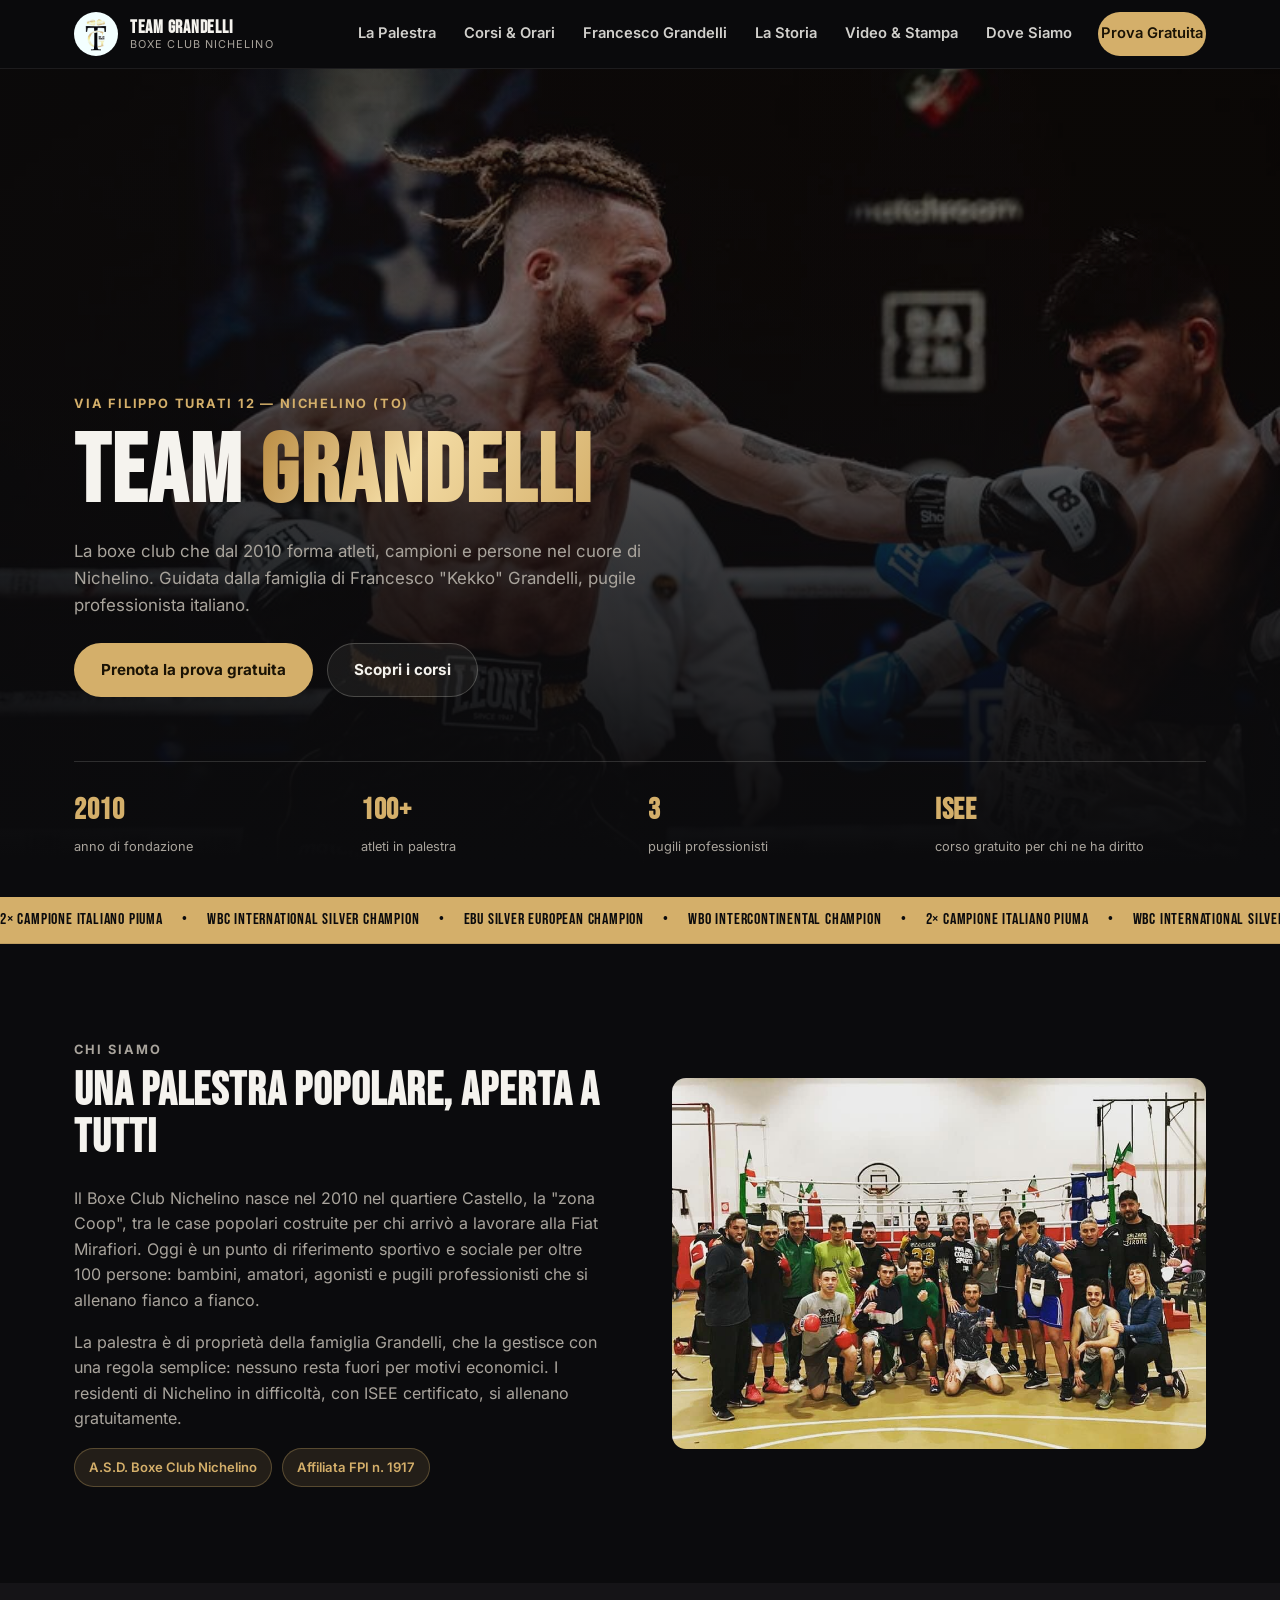
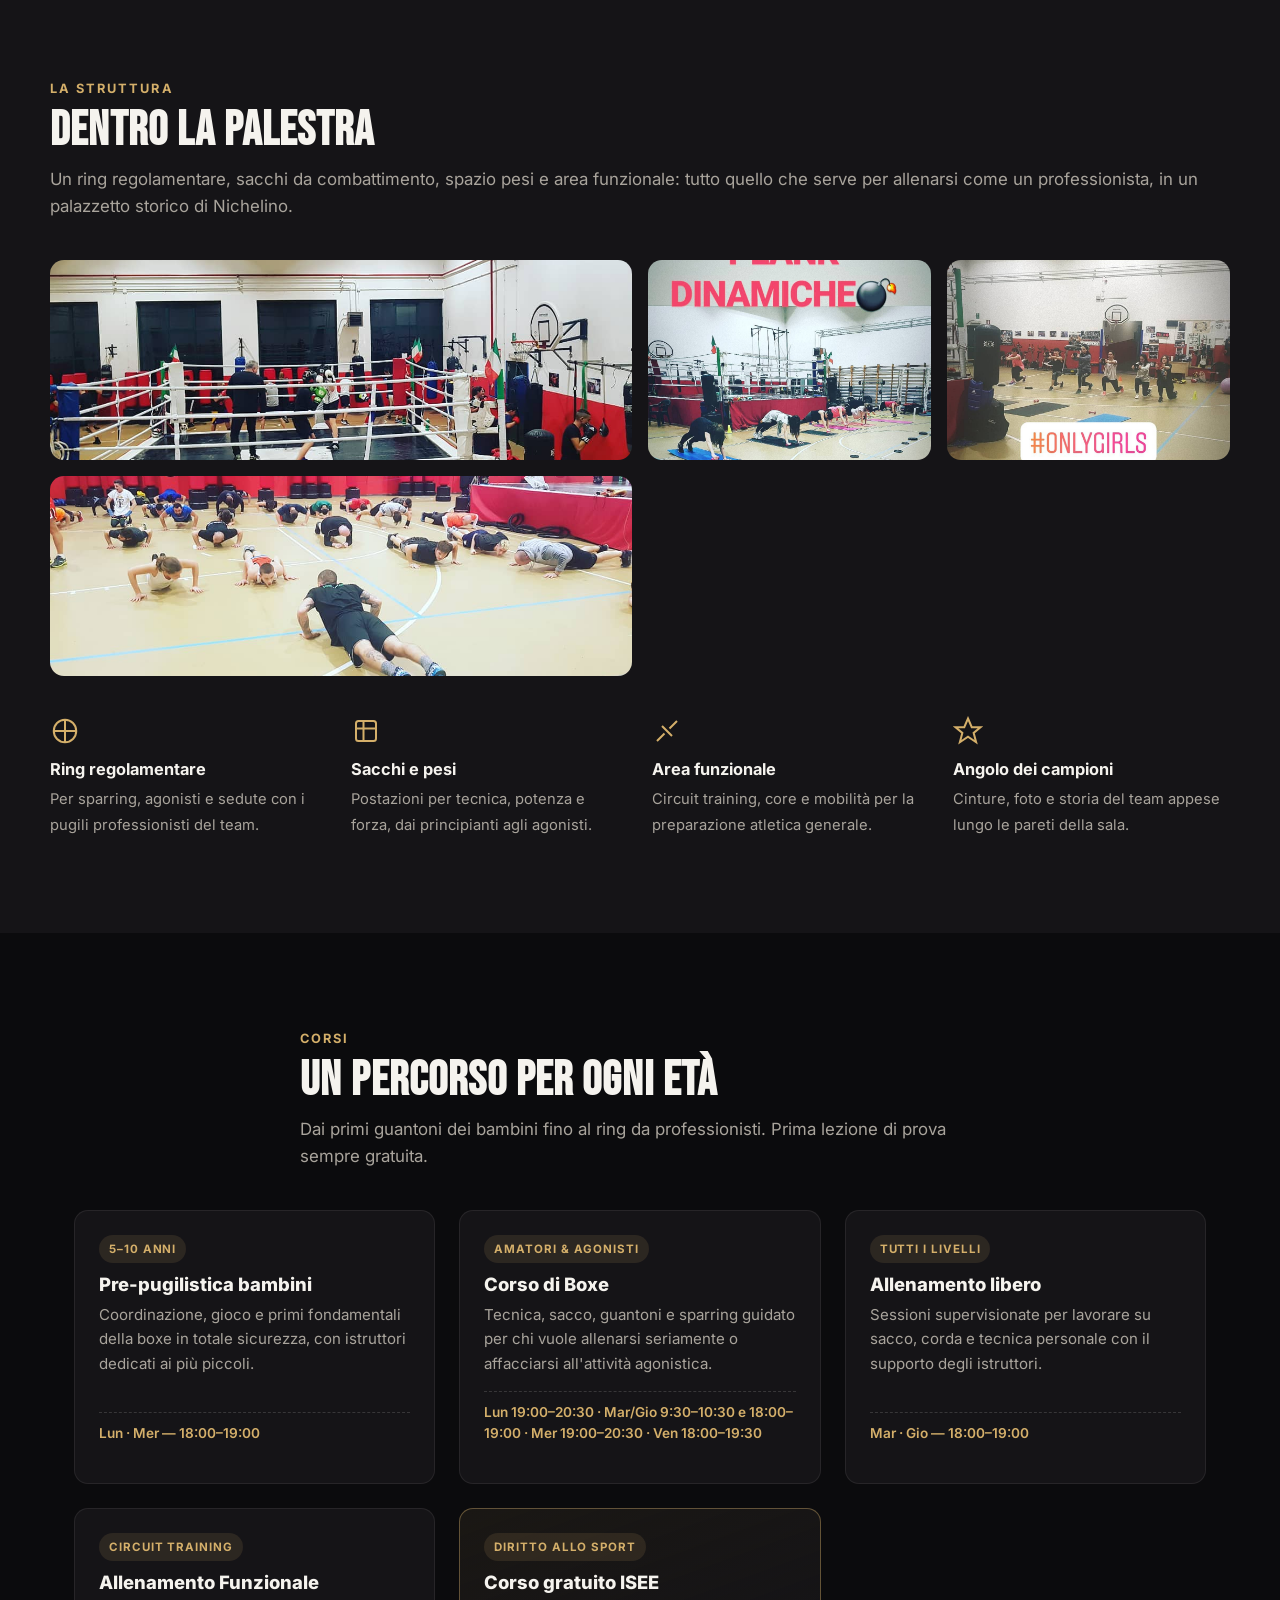
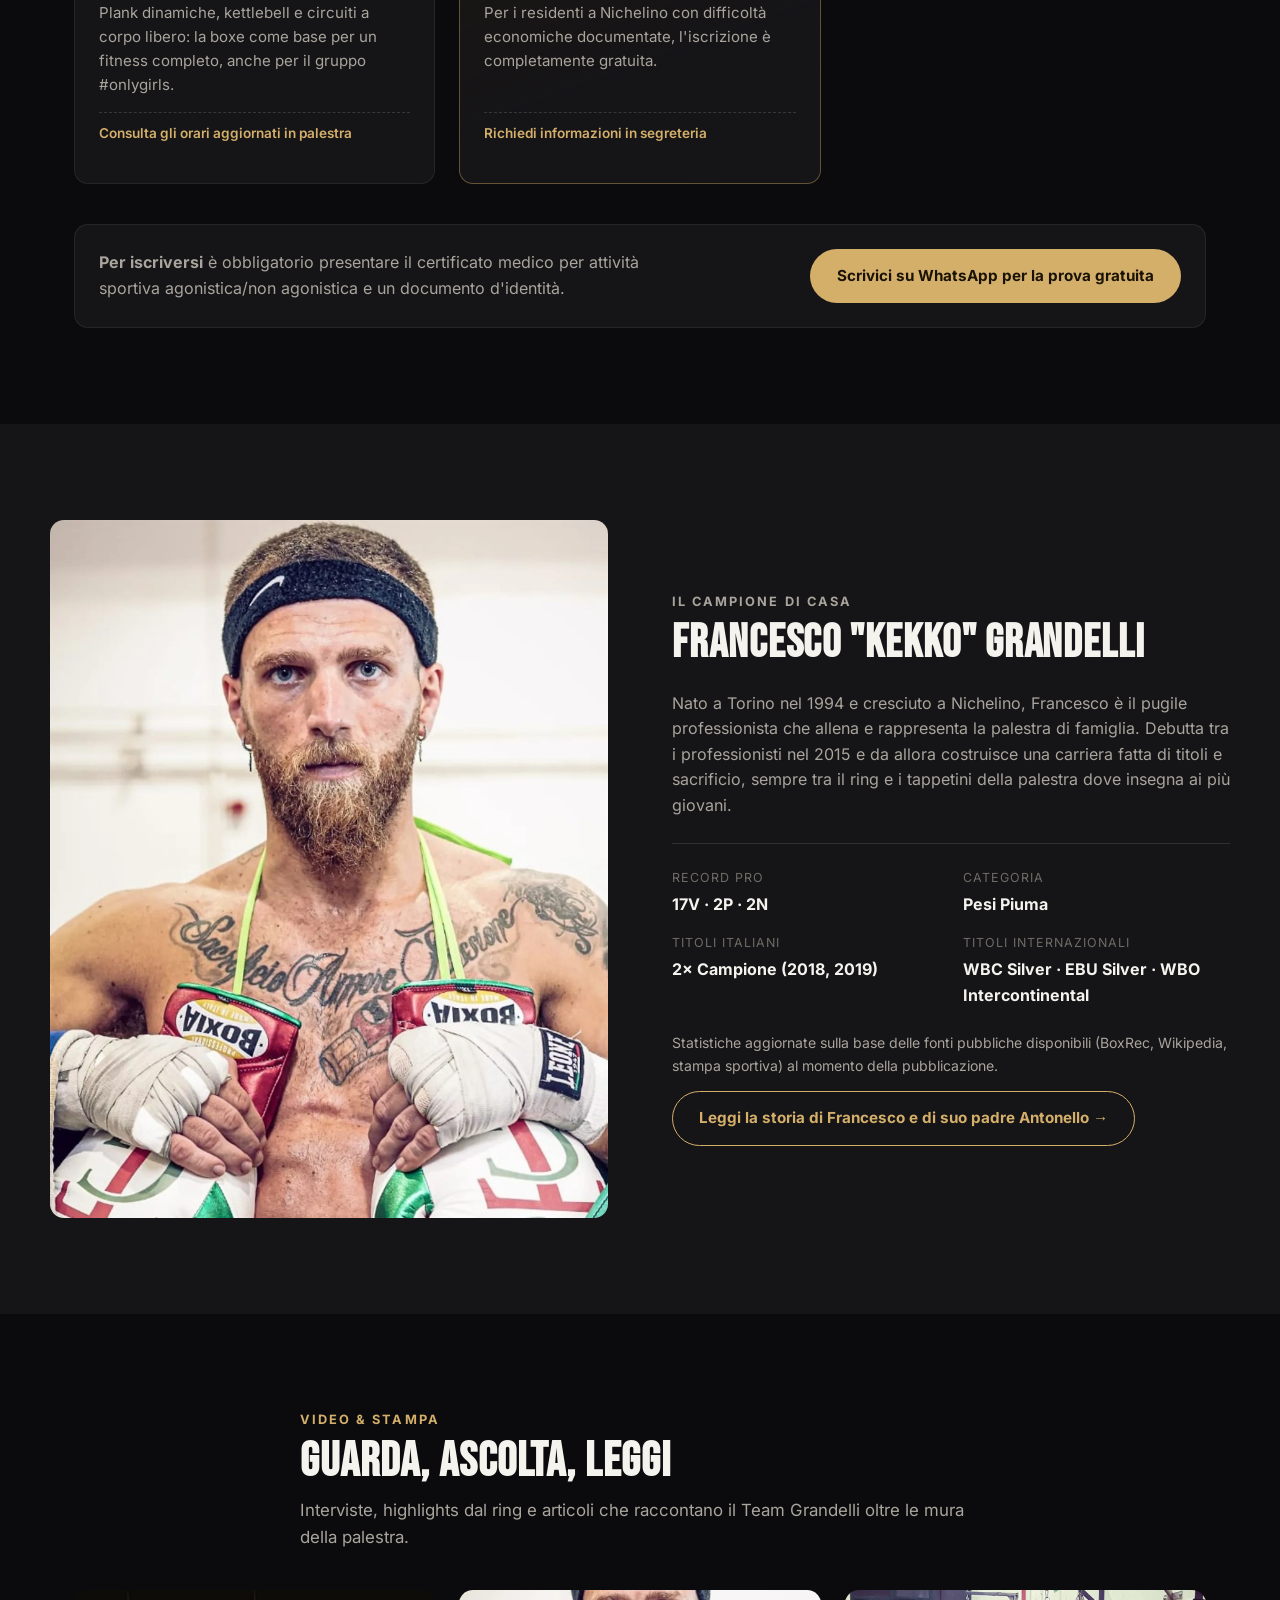
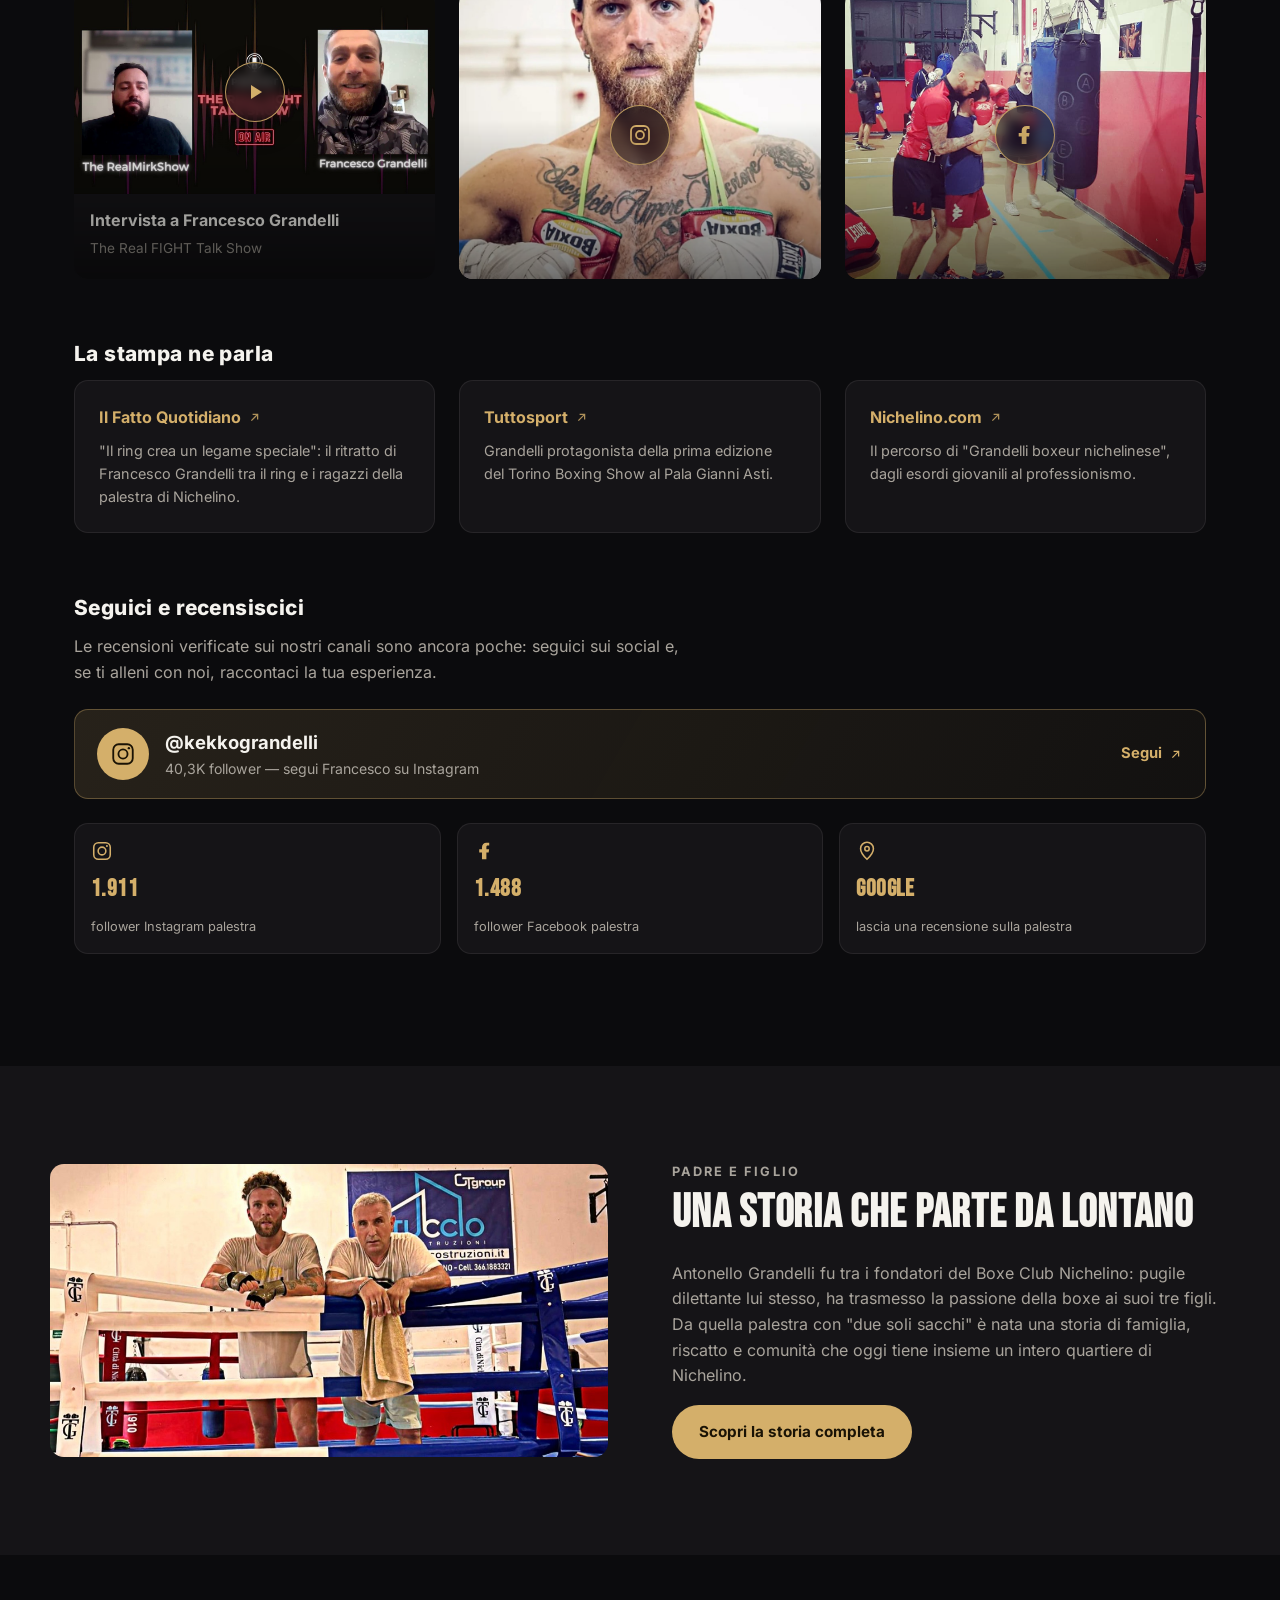
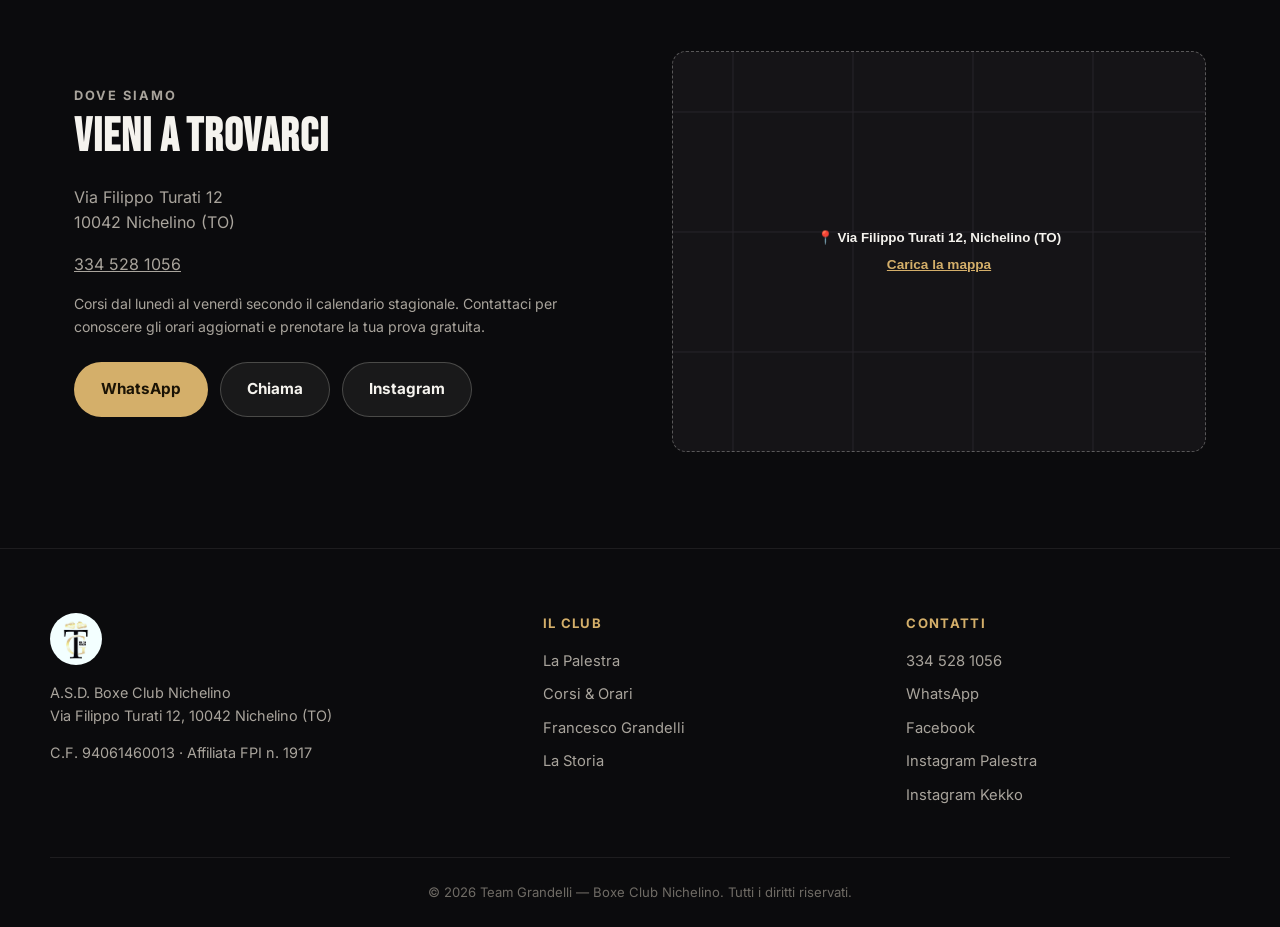
<file: index.html>
<!DOCTYPE html>
<html lang="it">
<head>
<meta charset="UTF-8">
<meta name="viewport" content="width=device-width, initial-scale=1.0">
<title>Team Grandelli — Boxe Club Nichelino</title>
<meta name="description" content="Boxe Club Nichelino Team Grandelli: palestra di pugilato a Nichelino (TO) guidata dalla famiglia di Francesco 'Kekko' Grandelli, campione italiano ed europeo. Corsi per bambini, amatori e agonisti, prova gratuita.">
<link rel="icon" href="data:image/svg+xml,%3Csvg xmlns='http://www.w3.org/2000/svg' viewBox='0 0 64 64'%3E%3Crect width='64' height='64' rx='12' fill='%230B0B0D'/%3E%3Ctext x='32' y='44' font-family='Georgia,serif' font-weight='700' font-size='34' fill='%23D4AF6A' text-anchor='middle'%3ETG%3C/text%3E%3C/svg%3E">
<link rel="stylesheet" href="style.css">
</head>
<body>

<a class="skip-link" href="#main">Vai al contenuto principale</a>

<header class="site-header" id="top">
  <div class="header-inner">
    <a href="index.html" class="brand" aria-label="Team Grandelli — Home">
      <img src="images/logo-tg.jpg" alt="" width="1080" height="1080" class="brand-mark">
      <span class="brand-text">
        <strong>TEAM GRANDELLI</strong>
        <small>Boxe Club Nichelino</small>
      </span>
    </a>

    <button class="nav-toggle" id="navToggle" aria-expanded="false" aria-controls="primaryNav" aria-label="Apri il menu">
      <span></span><span></span><span></span>
    </button>

    <nav class="primary-nav" id="primaryNav">
      <a href="#palestra">La Palestra</a>
      <a href="#corsi">Corsi &amp; Orari</a>
      <a href="#kekko">Francesco Grandelli</a>
      <a href="storia.html">La Storia</a>
      <a href="#media">Video &amp; Stampa</a>
      <a href="#dove-siamo">Dove Siamo</a>
      <a href="https://wa.me/393345281056" class="btn btn-primary nav-cta" target="_blank" rel="noopener">Prova Gratuita</a>
    </nav>
  </div>
</header>

<main id="main">

  <!-- HERO -->
  <section class="hero">
    <img src="images/hero-kekko-ring.jpg" alt="" width="800" height="533" class="hero-bg hero-bg-action" loading="eager">
    <div class="hero-overlay"></div>
    <div class="hero-content">
      <p class="eyebrow">Via Filippo Turati 12 — Nichelino (TO)</p>
      <h1>TEAM <span class="gold">GRANDELLI</span></h1>
      <p class="hero-sub">La boxe club che dal 2010 forma atleti, campioni e persone nel cuore di Nichelino. Guidata dalla famiglia di Francesco "Kekko" Grandelli, pugile professionista italiano.</p>
      <div class="hero-actions">
        <a href="https://wa.me/393345281056" class="btn btn-primary" target="_blank" rel="noopener">Prenota la prova gratuita</a>
        <a href="#corsi" class="btn btn-ghost">Scopri i corsi</a>
      </div>
      <ul class="hero-stats">
        <li><strong>2010</strong><span>anno di fondazione</span></li>
        <li><strong>100+</strong><span>atleti in palestra</span></li>
        <li><strong>3</strong><span>pugili professionisti</span></li>
        <li><strong>ISEE</strong><span>corso gratuito per chi ne ha diritto</span></li>
      </ul>
    </div>
  </section>

  <!-- TITLES TICKER -->
  <div class="ticker" role="marquee" aria-label="Titoli di Francesco Grandelli">
    <div class="ticker-track">
      <span>2× CAMPIONE ITALIANO PIUMA</span>
      <span>•</span>
      <span>WBC INTERNATIONAL SILVER CHAMPION</span>
      <span>•</span>
      <span>EBU SILVER EUROPEAN CHAMPION</span>
      <span>•</span>
      <span>WBO INTERCONTINENTAL CHAMPION</span>
      <span>•</span>
      <span>2× CAMPIONE ITALIANO PIUMA</span>
      <span>•</span>
      <span>WBC INTERNATIONAL SILVER CHAMPION</span>
      <span>•</span>
      <span>EBU SILVER EUROPEAN CHAMPION</span>
      <span>•</span>
      <span>WBO INTERCONTINENTAL CHAMPION</span>
      <span>•</span>
    </div>
  </div>

  <!-- CHI SIAMO -->
  <section class="section" id="chi-siamo">
    <div class="section-grid reverse">
      <div class="section-media reveal">
        <img src="images/team-gruppo.jpg" alt="Il gruppo di atleti e allenatori del Boxe Club Nichelino davanti al ring" width="960" height="667" loading="lazy">
      </div>
      <div class="section-copy reveal">
        <p class="kicker">Chi siamo</p>
        <h2>Una palestra popolare, aperta a tutti</h2>
        <p>Il Boxe Club Nichelino nasce nel 2010 nel quartiere Castello, la "zona Coop", tra le case popolari costruite per chi arrivò a lavorare alla Fiat Mirafiori. Oggi è un punto di riferimento sportivo e sociale per oltre 100 persone: bambini, amatori, agonisti e pugili professionisti che si allenano fianco a fianco.</p>
        <p>La palestra è di proprietà della famiglia Grandelli, che la gestisce con una regola semplice: nessuno resta fuori per motivi economici. I residenti di Nichelino in difficoltà, con ISEE certificato, si allenano gratuitamente.</p>
        <div class="badge-row">
          <span class="badge">A.S.D. Boxe Club Nichelino</span>
          <span class="badge">Affiliata FPI n. 1917</span>
        </div>
      </div>
    </div>
  </section>

  <!-- LA PALESTRA -->
  <section class="section alt" id="palestra">
    <div class="section-head reveal">
      <p class="kicker">La struttura</p>
      <h2>Dentro la palestra</h2>
      <p class="lead">Un ring regolamentare, sacchi da combattimento, spazio pesi e area funzionale: tutto quello che serve per allenarsi come un professionista, in un palazzetto storico di Nichelino.</p>
    </div>

    <div class="gallery reveal">
      <img src="images/palestra-ring.jpg" alt="Il ring regolamentare con bandiere italiane durante un allenamento di gruppo" width="1080" height="670" loading="lazy" class="gallery-wide">
      <img src="images/palestra-funzionale.jpg" alt="Corso di allenamento funzionale sul parquet della palestra" width="1080" height="1350" loading="lazy">
      <img src="images/onlygirls.jpg" alt="Corso #onlygirls con affondi e manubri davanti al sacco" width="1080" height="1080" loading="lazy">
      <img src="images/palestra-pushup.jpg" alt="Riscaldamento di gruppo a corpo libero prima dell'allenamento" width="1080" height="608" loading="lazy" class="gallery-wide">
    </div>

    <ul class="feature-list reveal">
      <li>
        <svg viewBox="0 0 24 24" fill="none" stroke="currentColor" stroke-width="1.6"><circle cx="12" cy="12" r="9"/><path d="M12 3v18M3 12h18"/></svg>
        <div><strong>Ring regolamentare</strong><span>Per sparring, agonisti e sedute con i pugili professionisti del team.</span></div>
      </li>
      <li>
        <svg viewBox="0 0 24 24" fill="none" stroke="currentColor" stroke-width="1.6"><rect x="4" y="4" width="16" height="16" rx="2"/><path d="M4 10h16M10 4v16"/></svg>
        <div><strong>Sacchi e pesi</strong><span>Postazioni per tecnica, potenza e forza, dai principianti agli agonisti.</span></div>
      </li>
      <li>
        <svg viewBox="0 0 24 24" fill="none" stroke="currentColor" stroke-width="1.6"><path d="M4 20l6-6M14 10l6-6M8 8l8 8"/></svg>
        <div><strong>Area funzionale</strong><span>Circuit training, core e mobilità per la preparazione atletica generale.</span></div>
      </li>
      <li>
        <svg viewBox="0 0 24 24" fill="none" stroke="currentColor" stroke-width="1.6"><path d="M12 2l3 7h7l-5.5 4.5L18.5 21 12 16.5 5.5 21l2-7.5L2 9h7z"/></svg>
        <div><strong>Angolo dei campioni</strong><span>Cinture, foto e storia del team appese lungo le pareti della sala.</span></div>
      </li>
    </ul>
  </section>

  <!-- CORSI & ORARI -->
  <section class="section" id="corsi">
    <div class="section-head reveal">
      <p class="kicker">Corsi</p>
      <h2>Un percorso per ogni età</h2>
      <p class="lead">Dai primi guantoni dei bambini fino al ring da professionisti. Prima lezione di prova sempre gratuita.</p>
    </div>

    <div class="cards reveal">
      <article class="card">
        <span class="card-tag">5–10 anni</span>
        <h3>Pre-pugilistica bambini</h3>
        <p>Coordinazione, gioco e primi fondamentali della boxe in totale sicurezza, con istruttori dedicati ai più piccoli.</p>
        <p class="card-time">Lun · Mer&nbsp;— 18:00–19:00</p>
      </article>
      <article class="card">
        <span class="card-tag">Amatori &amp; Agonisti</span>
        <h3>Corso di Boxe</h3>
        <p>Tecnica, sacco, guantoni e sparring guidato per chi vuole allenarsi seriamente o affacciarsi all'attività agonistica.</p>
        <p class="card-time">Lun 19:00–20:30 · Mar/Gio 9:30–10:30 e 18:00–19:00 · Mer 19:00–20:30 · Ven 18:00–19:30</p>
      </article>
      <article class="card">
        <span class="card-tag">Tutti i livelli</span>
        <h3>Allenamento libero</h3>
        <p>Sessioni supervisionate per lavorare su sacco, corda e tecnica personale con il supporto degli istruttori.</p>
        <p class="card-time">Mar · Gio&nbsp;— 18:00–19:00</p>
      </article>
      <article class="card">
        <span class="card-tag">Circuit Training</span>
        <h3>Allenamento Funzionale</h3>
        <p>Plank dinamiche, kettlebell e circuiti a corpo libero: la boxe come base per un fitness completo, anche per il gruppo #onlygirls.</p>
        <p class="card-time">Consulta gli orari aggiornati in palestra</p>
      </article>
      <article class="card card-highlight">
        <span class="card-tag">Diritto allo sport</span>
        <h3>Corso gratuito ISEE</h3>
        <p>Per i residenti a Nichelino con difficoltà economiche documentate, l'iscrizione è completamente gratuita.</p>
        <p class="card-time">Richiedi informazioni in segreteria</p>
      </article>
    </div>

    <div class="notice reveal">
      <p><strong>Per iscriversi</strong> è obbligatorio presentare il certificato medico per attività sportiva agonistica/non agonistica e un documento d'identità.</p>
      <a href="https://wa.me/393345281056" class="btn btn-primary" target="_blank" rel="noopener">Scrivici su WhatsApp per la prova gratuita</a>
    </div>
  </section>

  <!-- KEKKO GRANDELLI -->
  <section class="section alt" id="kekko">
    <div class="section-grid reveal">
      <div class="section-media">
        <img src="images/kekko-professionale.jpg" alt="Ritratto di Francesco 'Kekko' Grandelli con le fasce da combattimento" width="900" height="1125" loading="lazy">
      </div>
      <div class="section-copy">
        <p class="kicker">Il campione di casa</p>
        <h2>Francesco "Kekko" Grandelli</h2>
        <p>Nato a Torino nel 1994 e cresciuto a Nichelino, Francesco è il pugile professionista che allena e rappresenta la palestra di famiglia. Debutta tra i professionisti nel 2015 e da allora costruisce una carriera fatta di titoli e sacrificio, sempre tra il ring e i tappetini della palestra dove insegna ai più giovani.</p>
        <dl class="stat-grid">
          <div><dt>Record pro</dt><dd>17V · 2P · 2N</dd></div>
          <div><dt>Categoria</dt><dd>Pesi Piuma</dd></div>
          <div><dt>Titoli italiani</dt><dd>2× Campione (2018, 2019)</dd></div>
          <div><dt>Titoli internazionali</dt><dd>WBC Silver · EBU Silver · WBO Intercontinental</dd></div>
        </dl>
        <p class="muted-note">Statistiche aggiornate sulla base delle fonti pubbliche disponibili (BoxRec, Wikipedia, stampa sportiva) al momento della pubblicazione.</p>
        <a href="storia.html" class="btn btn-outline">Leggi la storia di Francesco e di suo padre Antonello →</a>
      </div>
    </div>
  </section>

  <!-- VIDEO & STAMPA -->
  <section class="section" id="media">
    <div class="section-head reveal">
      <p class="kicker">Video &amp; Stampa</p>
      <h2>Guarda, ascolta, leggi</h2>
      <p class="lead">Interviste, highlights dal ring e articoli che raccontano il Team Grandelli oltre le mura della palestra.</p>
    </div>

    <div class="video-grid reveal">
      <div class="video-card" data-yt="GePkrcvnMUE">
        <button class="video-play" type="button" aria-label="Riproduci: intervista a Francesco Grandelli">
          <img src="images/yt-intervista.jpg" alt="" width="1280" height="720" loading="lazy">
          <span class="media-icon" aria-hidden="true">
            <svg viewBox="0 0 24 24" fill="currentColor"><path d="M8 5v14l11-7z"/></svg>
          </span>
        </button>
        <div class="video-meta">
          <strong>Intervista a Francesco Grandelli</strong>
          <span>The Real FIGHT Talk Show</span>
        </div>
      </div>

      <a class="video-card video-card-link" href="https://www.instagram.com/kekkograndelli/" target="_blank" rel="noopener">
        <img src="images/kekko-professionale.jpg" alt="" width="900" height="1125" loading="lazy">
        <span class="media-icon" aria-hidden="true">
          <svg viewBox="0 0 24 24" fill="none" stroke="currentColor" stroke-width="1.8"><rect x="3" y="3" width="18" height="18" rx="5"/><circle cx="12" cy="12" r="4"/><circle cx="17.2" cy="6.8" r="1.1" fill="currentColor" stroke="none"/></svg>
        </span>
        <div class="video-meta">
          <strong>Highlights dal ring</strong>
          <span>Clip degli incontri su Instagram @kekkograndelli</span>
        </div>
      </a>

      <a class="video-card video-card-link" href="https://www.facebook.com/boxeclubnichelino/" target="_blank" rel="noopener">
        <img src="images/palestra-coach-bambino.jpg" alt="" width="1080" height="1080" loading="lazy">
        <span class="media-icon" aria-hidden="true">
          <svg viewBox="0 0 24 24" fill="currentColor"><path d="M13.5 21v-7.5H16l.5-3.5h-3V7.8c0-1 .3-1.7 1.8-1.7H16.6V3.1C16.2 3.1 15 3 13.6 3c-2.9 0-4.9 1.8-4.9 5v2h-3v3.5h3V21z"/></svg>
        </span>
        <div class="video-meta">
          <strong>La palestra su Facebook</strong>
          <span>Reel, allenamenti e annunci corsi</span>
        </div>
      </a>
    </div>

    <div class="press reveal">
      <h3>La stampa ne parla</h3>
      <ul class="press-list">
        <li>
          <a class="press-card" href="https://www.ilfattoquotidiano.it/2024/12/13/storia-francesco-grandelli-pugilato-ring-legame-speciale-aiuto-ragazzi-palestra/7802067/" target="_blank" rel="noopener">
            <span class="press-source">Il Fatto Quotidiano <svg viewBox="0 0 24 24" fill="none" stroke="currentColor" stroke-width="2"><path d="M7 17 17 7M9 7h8v8"/></svg></span>
            <p>"Il ring crea un legame speciale": il ritratto di Francesco Grandelli tra il ring e i ragazzi della palestra di Nichelino.</p>
          </a>
        </li>
        <li>
          <a class="press-card" href="https://www.tuttosport.com/news/altri-sport/pugilato/2025/12/21-145395715/i_successi_di_grandelli_e_lorusso_illuminano_la_prima_edizione_di_torino_boxing_show" target="_blank" rel="noopener">
            <span class="press-source">Tuttosport <svg viewBox="0 0 24 24" fill="none" stroke="currentColor" stroke-width="2"><path d="M7 17 17 7M9 7h8v8"/></svg></span>
            <p>Grandelli protagonista della prima edizione del Torino Boxing Show al Pala Gianni Asti.</p>
          </a>
        </li>
        <li>
          <a class="press-card" href="https://www.nichelino.com/news/index.php/sport/65-personaggi/1702-grandelli-boxeur-nichelinese" target="_blank" rel="noopener">
            <span class="press-source">Nichelino.com <svg viewBox="0 0 24 24" fill="none" stroke="currentColor" stroke-width="2"><path d="M7 17 17 7M9 7h8v8"/></svg></span>
            <p>Il percorso di "Grandelli boxeur nichelinese", dagli esordi giovanili al professionismo.</p>
          </a>
        </li>
      </ul>
    </div>

    <div class="reviews reveal">
      <h3>Seguici e recensiscici</h3>
      <p>Le recensioni verificate sui nostri canali sono ancora poche: seguici sui social e, se ti alleni con noi, raccontaci la tua esperienza.</p>

      <a class="instagram-banner" href="https://www.instagram.com/kekkograndelli/" target="_blank" rel="noopener">
        <span class="instagram-banner-icon" aria-hidden="true">
          <svg viewBox="0 0 24 24" fill="none" stroke="currentColor" stroke-width="1.7"><rect x="3" y="3" width="18" height="18" rx="5"/><circle cx="12" cy="12" r="4.2"/><circle cx="17.4" cy="6.6" r="1.1" fill="currentColor" stroke="none"/></svg>
        </span>
        <span class="instagram-banner-text">
          <strong>@kekkograndelli</strong>
          <span>40,3K follower — segui Francesco su Instagram</span>
        </span>
        <span class="instagram-banner-cta">Segui <svg viewBox="0 0 24 24" fill="none" stroke="currentColor" stroke-width="2"><path d="M7 17 17 7M9 7h8v8"/></svg></span>
      </a>

      <div class="social-proof">
        <a href="https://www.instagram.com/boxeclubnichelinoteamgrandelli/" target="_blank" rel="noopener">
          <svg viewBox="0 0 24 24" fill="none" stroke="currentColor" stroke-width="1.7"><rect x="3" y="3" width="18" height="18" rx="5"/><circle cx="12" cy="12" r="4.2"/><circle cx="17.4" cy="6.6" r="1.1" fill="currentColor" stroke="none"/></svg>
          <strong>1.911</strong><span>follower Instagram palestra</span>
        </a>
        <a href="https://www.facebook.com/boxeclubnichelino/" target="_blank" rel="noopener">
          <svg viewBox="0 0 24 24" fill="currentColor"><path d="M13.5 21v-7.5H16l.5-3.5h-3V7.8c0-1 .3-1.7 1.8-1.7H16.6V3.1C16.2 3.1 15 3 13.6 3c-2.9 0-4.9 1.8-4.9 5v2h-3v3.5h3V21z"/></svg>
          <strong>1.488</strong><span>follower Facebook palestra</span>
        </a>
        <a href="https://www.google.com/maps/search/?api=1&query=Boxe+Club+Nichelino+Team+Grandelli+Via+Filippo+Turati+12+Nichelino" target="_blank" rel="noopener">
          <svg viewBox="0 0 24 24" fill="none" stroke="currentColor" stroke-width="1.7"><path d="M12 21s7-6.5 7-11.5a7 7 0 0 0-14 0C5 14.5 12 21 12 21z"/><circle cx="12" cy="9.5" r="2.4"/></svg>
          <strong>Google</strong><span>lascia una recensione sulla palestra</span>
        </a>
      </div>
    </div>
  </section>

  <!-- STORIA TEASER -->
  <section class="section alt story-teaser" id="storia-teaser">
    <div class="section-grid reveal">
      <div class="section-media">
        <img src="images/padre-figlio.jpg" alt="Francesco Grandelli e il padre Antonello a bordo ring nella loro palestra" width="1000" height="525" loading="lazy">
      </div>
      <div class="section-copy">
        <p class="kicker">Padre e figlio</p>
        <h2>Una storia che parte da lontano</h2>
        <p>Antonello Grandelli fu tra i fondatori del Boxe Club Nichelino: pugile dilettante lui stesso, ha trasmesso la passione della boxe ai suoi tre figli. Da quella palestra con "due soli sacchi" è nata una storia di famiglia, riscatto e comunità che oggi tiene insieme un intero quartiere di Nichelino.</p>
        <a href="storia.html" class="btn btn-primary">Scopri la storia completa</a>
      </div>
    </div>
  </section>

  <!-- DOVE SIAMO -->
  <section class="section" id="dove-siamo">
    <div class="section-grid reverse reveal">
      <div class="section-media map-wrap">
        <button class="map-facade" id="mapFacade" type="button">
          <span>📍 Via Filippo Turati 12, Nichelino (TO)</span>
          <span class="map-cta">Carica la mappa</span>
        </button>
        <div id="mapEmbed" hidden></div>
      </div>
      <div class="section-copy">
        <p class="kicker">Dove siamo</p>
        <h2>Vieni a trovarci</h2>
        <address>
          Via Filippo Turati 12<br>
          10042 Nichelino (TO)
        </address>
        <p><a href="tel:+393345281056">334 528 1056</a></p>
        <p class="muted-note">Corsi dal lunedì al venerdì secondo il calendario stagionale. Contattaci per conoscere gli orari aggiornati e prenotare la tua prova gratuita.</p>
        <div class="contact-actions">
          <a href="https://wa.me/393345281056" class="btn btn-primary" target="_blank" rel="noopener">WhatsApp</a>
          <a href="tel:+393345281056" class="btn btn-ghost">Chiama</a>
          <a href="https://www.instagram.com/boxeclubnichelinoteamgrandelli/" class="btn btn-ghost" target="_blank" rel="noopener">Instagram</a>
        </div>
      </div>
    </div>
  </section>

</main>

<footer class="site-footer">
  <div class="footer-grid">
    <div>
      <img src="images/logo-tg.jpg" alt="Team Grandelli" width="1080" height="1080" class="footer-mark">
      <p>A.S.D. Boxe Club Nichelino<br>Via Filippo Turati 12, 10042 Nichelino (TO)</p>
      <p class="muted-note">C.F. 94061460013 · Affiliata FPI n. 1917</p>
    </div>
    <div>
      <h4>Il club</h4>
      <a href="#palestra">La Palestra</a>
      <a href="#corsi">Corsi &amp; Orari</a>
      <a href="#kekko">Francesco Grandelli</a>
      <a href="storia.html">La Storia</a>
    </div>
    <div>
      <h4>Contatti</h4>
      <a href="tel:+393345281056">334 528 1056</a>
      <a href="https://wa.me/393345281056" target="_blank" rel="noopener">WhatsApp</a>
      <a href="https://www.facebook.com/boxeclubnichelino/" target="_blank" rel="noopener">Facebook</a>
      <a href="https://www.instagram.com/boxeclubnichelinoteamgrandelli/" target="_blank" rel="noopener">Instagram Palestra</a>
      <a href="https://www.instagram.com/kekkograndelli/" target="_blank" rel="noopener">Instagram Kekko</a>
    </div>
  </div>
  <p class="footer-bottom">© <span id="year"></span> Team Grandelli — Boxe Club Nichelino. Tutti i diritti riservati.</p>
</footer>

<script src="script.js"></script>
</body>
</html>
</file>
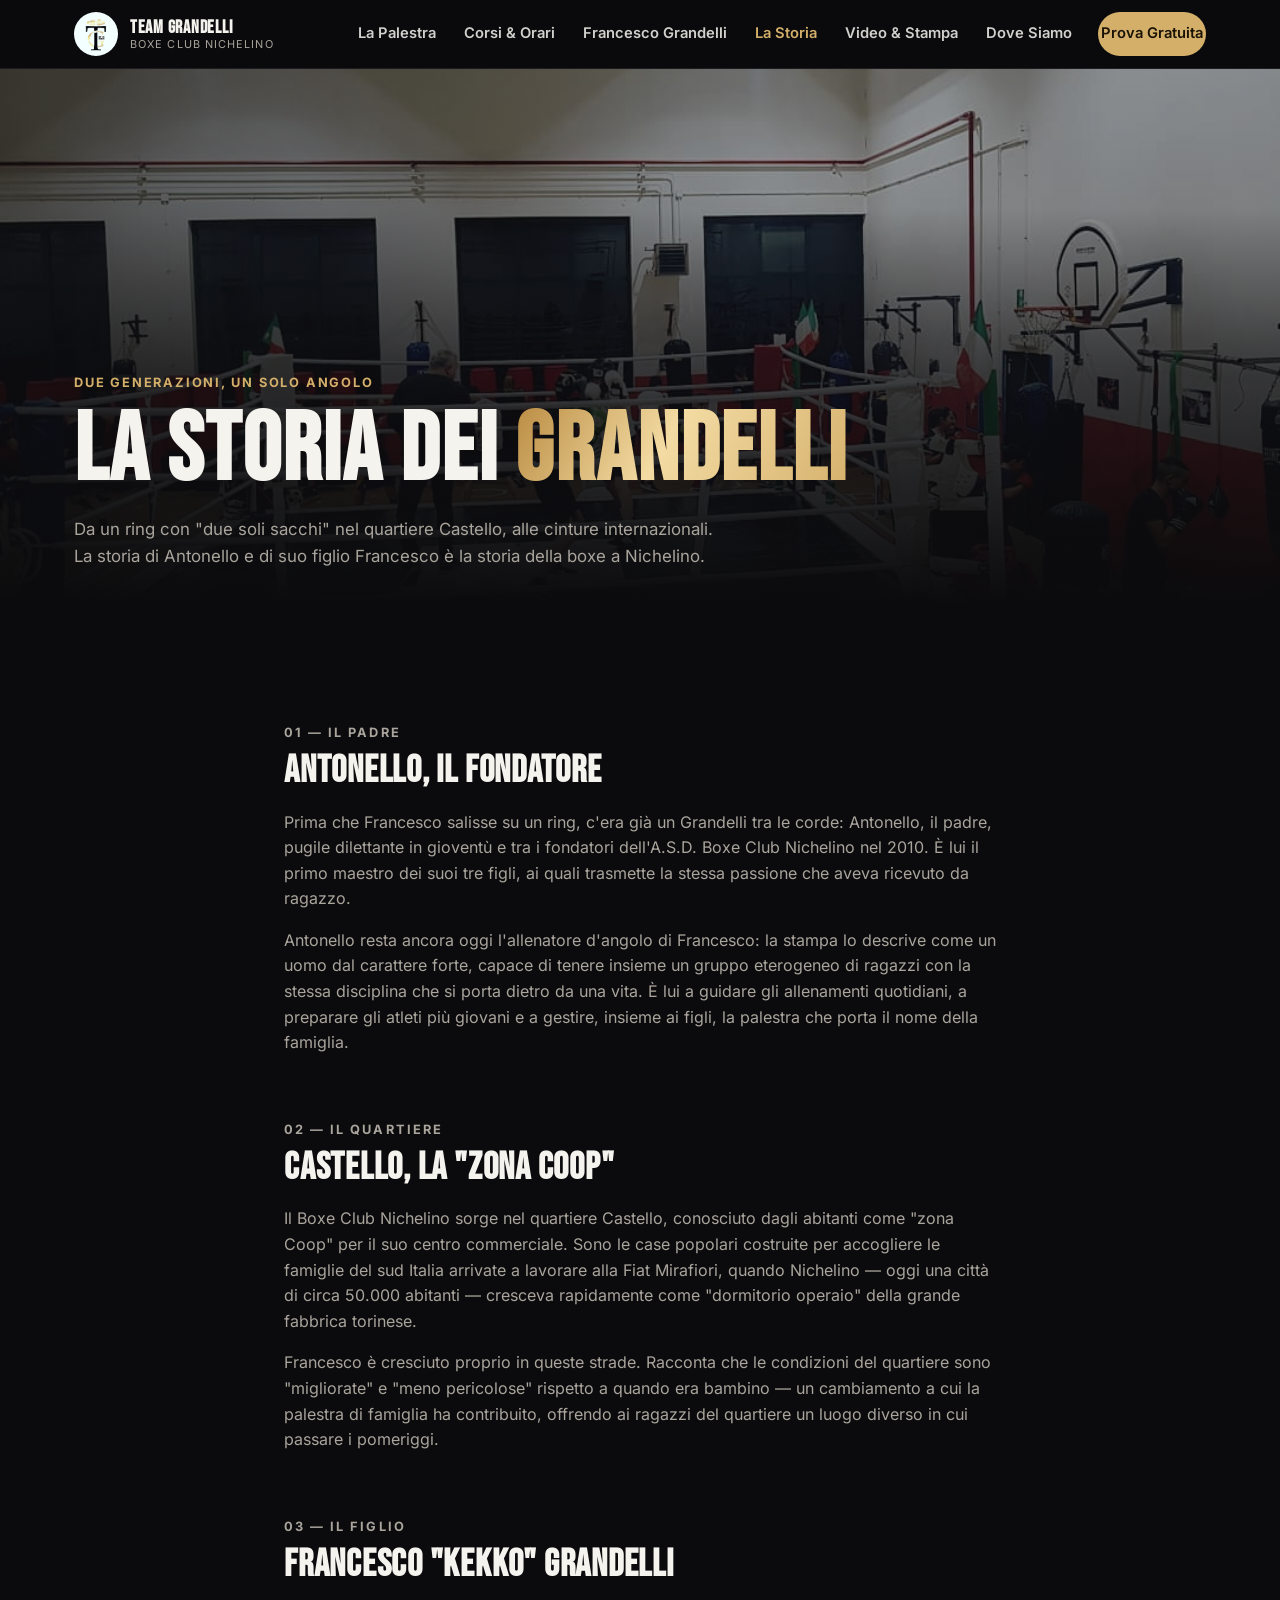
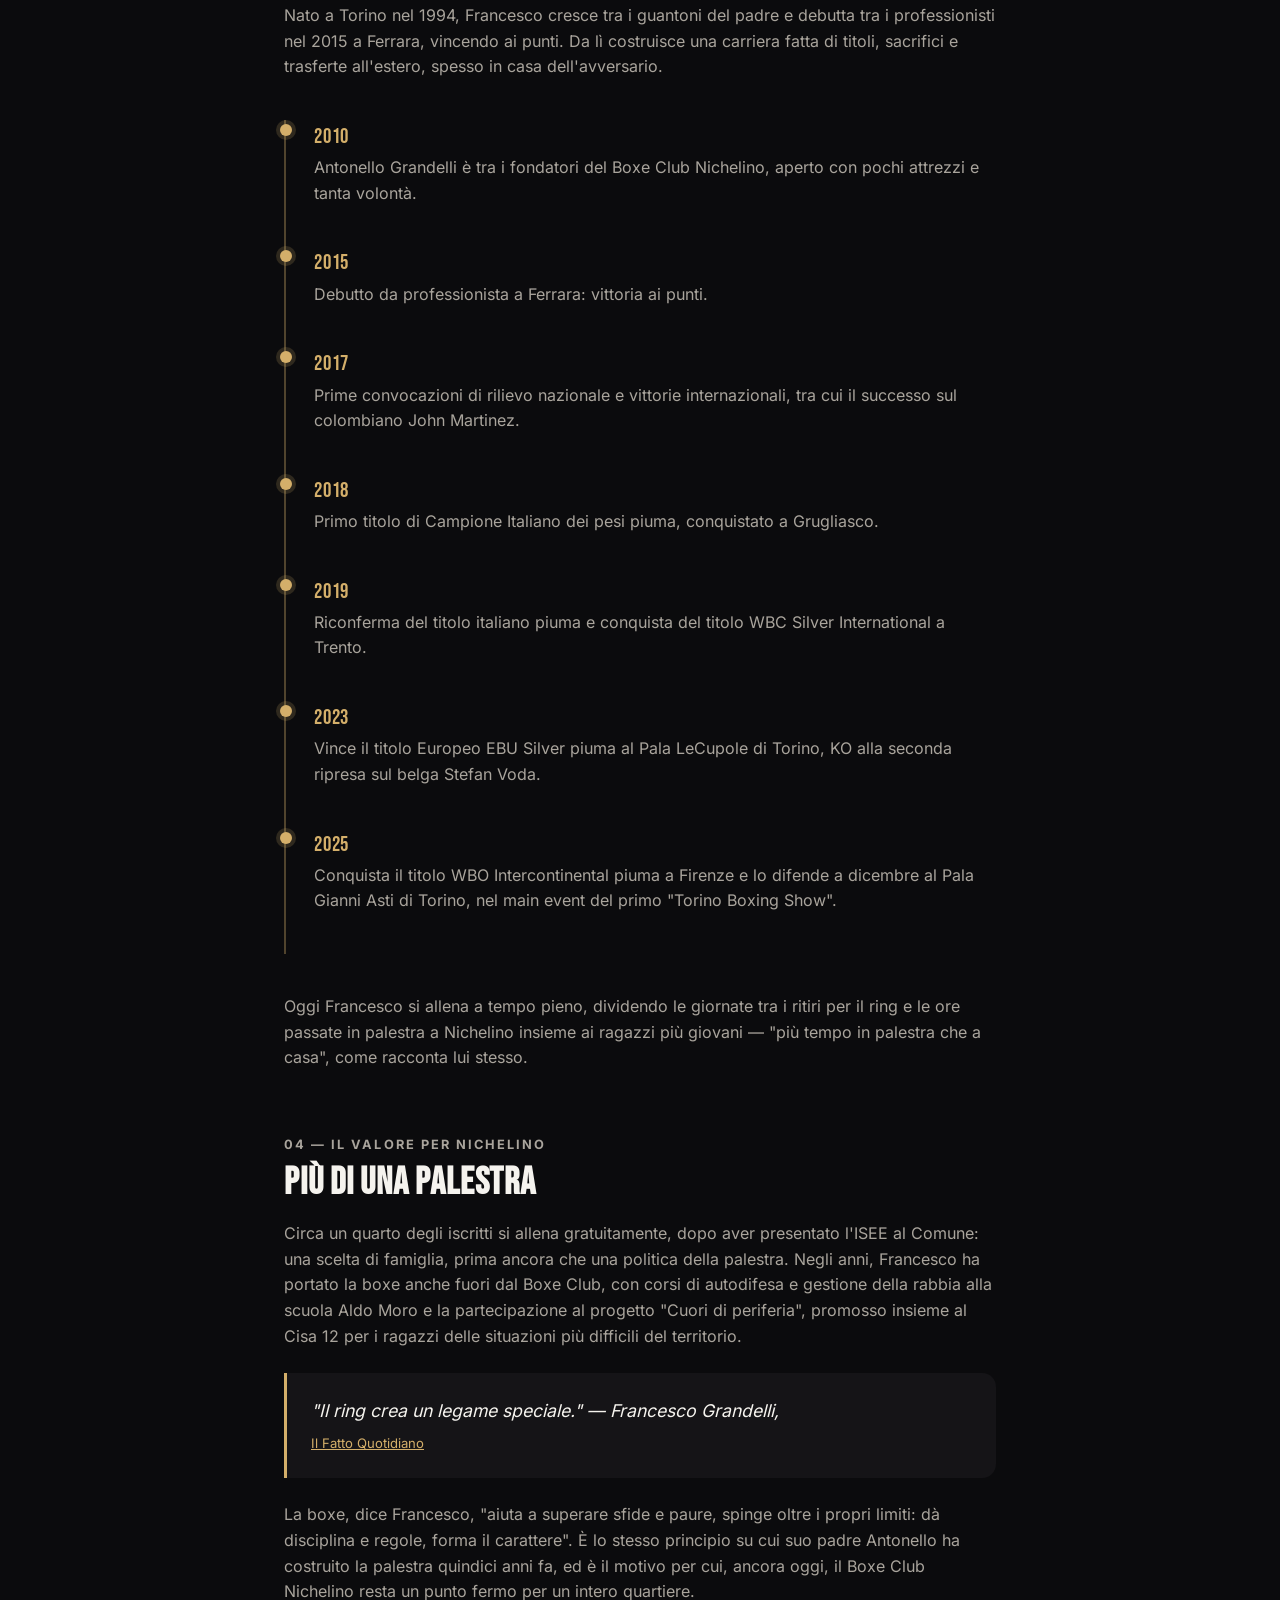
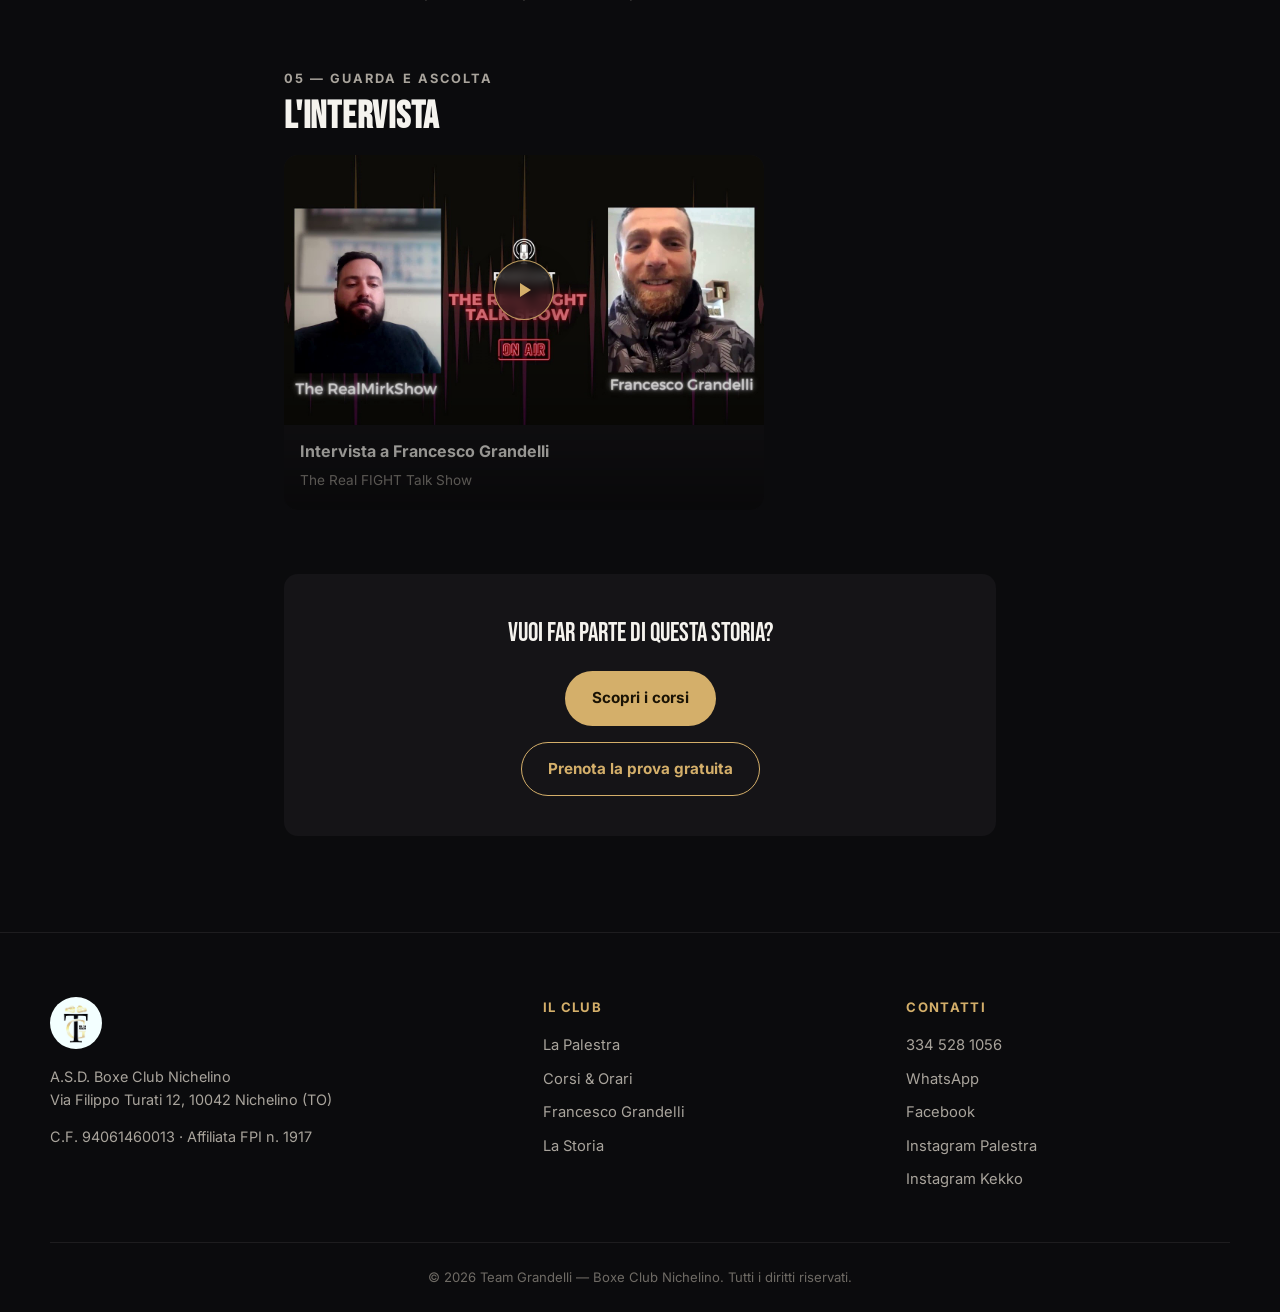
<file: storia.html>
<!DOCTYPE html>
<html lang="it">
<head>
<meta charset="UTF-8">
<meta name="viewport" content="width=device-width, initial-scale=1.0">
<title>La Storia dei Grandelli — Team Grandelli</title>
<meta name="description" content="La storia di Antonello Grandelli e di suo figlio Francesco 'Kekko': due generazioni di boxe a Nichelino, dal quartiere Castello ai titoli internazionali.">
<link rel="icon" href="data:image/svg+xml,%3Csvg xmlns='http://www.w3.org/2000/svg' viewBox='0 0 64 64'%3E%3Crect width='64' height='64' rx='12' fill='%230B0B0D'/%3E%3Ctext x='32' y='44' font-family='Georgia,serif' font-weight='700' font-size='34' fill='%23D4AF6A' text-anchor='middle'%3ETG%3C/text%3E%3C/svg%3E">
<link rel="stylesheet" href="style.css">
</head>
<body>

<a class="skip-link" href="#main">Vai al contenuto principale</a>

<header class="site-header">
  <div class="header-inner">
    <a href="index.html" class="brand" aria-label="Team Grandelli — Home">
      <img src="images/logo-tg.jpg" alt="" width="1080" height="1080" class="brand-mark">
      <span class="brand-text">
        <strong>TEAM GRANDELLI</strong>
        <small>Boxe Club Nichelino</small>
      </span>
    </a>

    <button class="nav-toggle" id="navToggle" aria-expanded="false" aria-controls="primaryNav" aria-label="Apri il menu">
      <span></span><span></span><span></span>
    </button>

    <nav class="primary-nav" id="primaryNav">
      <a href="index.html#palestra">La Palestra</a>
      <a href="index.html#corsi">Corsi &amp; Orari</a>
      <a href="index.html#kekko">Francesco Grandelli</a>
      <a href="storia.html" aria-current="page">La Storia</a>
      <a href="index.html#media">Video &amp; Stampa</a>
      <a href="index.html#dove-siamo">Dove Siamo</a>
      <a href="https://wa.me/393345281056" class="btn btn-primary nav-cta" target="_blank" rel="noopener">Prova Gratuita</a>
    </nav>
  </div>
</header>

<main id="main">

  <section class="hero hero-story">
    <img src="images/palestra-ring.jpg" alt="" width="1080" height="670" class="hero-bg" loading="eager">
    <div class="hero-overlay"></div>
    <div class="hero-content">
      <p class="eyebrow">Due generazioni, un solo angolo</p>
      <h1>LA STORIA DEI <span class="gold">GRANDELLI</span></h1>
      <p class="hero-sub">Da un ring con "due soli sacchi" nel quartiere Castello, alle cinture internazionali. La storia di Antonello e di suo figlio Francesco è la storia della boxe a Nichelino.</p>
    </div>
  </section>

  <section class="section narrow">
    <div class="story-block reveal">
      <p class="kicker">01 — Il padre</p>
      <h2>Antonello, il fondatore</h2>
      <p>Prima che Francesco salisse su un ring, c'era già un Grandelli tra le corde: Antonello, il padre, pugile dilettante in gioventù e tra i fondatori dell'A.S.D. Boxe Club Nichelino nel 2010. È lui il primo maestro dei suoi tre figli, ai quali trasmette la stessa passione che aveva ricevuto da ragazzo.</p>
      <p>Antonello resta ancora oggi l'allenatore d'angolo di Francesco: la stampa lo descrive come un uomo dal carattere forte, capace di tenere insieme un gruppo eterogeneo di ragazzi con la stessa disciplina che si porta dietro da una vita. È lui a guidare gli allenamenti quotidiani, a preparare gli atleti più giovani e a gestire, insieme ai figli, la palestra che porta il nome della famiglia.</p>
    </div>

    <div class="story-block reveal">
      <p class="kicker">02 — Il quartiere</p>
      <h2>Castello, la "zona Coop"</h2>
      <p>Il Boxe Club Nichelino sorge nel quartiere Castello, conosciuto dagli abitanti come "zona Coop" per il suo centro commerciale. Sono le case popolari costruite per accogliere le famiglie del sud Italia arrivate a lavorare alla Fiat Mirafiori, quando Nichelino — oggi una città di circa 50.000 abitanti — cresceva rapidamente come "dormitorio operaio" della grande fabbrica torinese.</p>
      <p>Francesco è cresciuto proprio in queste strade. Racconta che le condizioni del quartiere sono "migliorate" e "meno pericolose" rispetto a quando era bambino — un cambiamento a cui la palestra di famiglia ha contribuito, offrendo ai ragazzi del quartiere un luogo diverso in cui passare i pomeriggi.</p>
    </div>

    <div class="story-block reveal">
      <p class="kicker">03 — Il figlio</p>
      <h2>Francesco "Kekko" Grandelli</h2>
      <p>Nato a Torino nel 1994, Francesco cresce tra i guantoni del padre e debutta tra i professionisti nel 2015 a Ferrara, vincendo ai punti. Da lì costruisce una carriera fatta di titoli, sacrifici e trasferte all'estero, spesso in casa dell'avversario.</p>

      <ol class="timeline">
        <li><time>2010</time><p>Antonello Grandelli è tra i fondatori del Boxe Club Nichelino, aperto con pochi attrezzi e tanta volontà.</p></li>
        <li><time>2015</time><p>Debutto da professionista a Ferrara: vittoria ai punti.</p></li>
        <li><time>2017</time><p>Prime convocazioni di rilievo nazionale e vittorie internazionali, tra cui il successo sul colombiano John Martinez.</p></li>
        <li><time>2018</time><p>Primo titolo di Campione Italiano dei pesi piuma, conquistato a Grugliasco.</p></li>
        <li><time>2019</time><p>Riconferma del titolo italiano piuma e conquista del titolo WBC Silver International a Trento.</p></li>
        <li><time>2023</time><p>Vince il titolo Europeo EBU Silver piuma al Pala LeCupole di Torino, KO alla seconda ripresa sul belga Stefan Voda.</p></li>
        <li><time>2025</time><p>Conquista il titolo WBO Intercontinental piuma a Firenze e lo difende a dicembre al Pala Gianni Asti di Torino, nel main event del primo "Torino Boxing Show".</p></li>
      </ol>

      <p>Oggi Francesco si allena a tempo pieno, dividendo le giornate tra i ritiri per il ring e le ore passate in palestra a Nichelino insieme ai ragazzi più giovani — "più tempo in palestra che a casa", come racconta lui stesso.</p>
    </div>

    <div class="story-block reveal">
      <p class="kicker">04 — Il valore per Nichelino</p>
      <h2>Più di una palestra</h2>
      <p>Circa un quarto degli iscritti si allena gratuitamente, dopo aver presentato l'ISEE al Comune: una scelta di famiglia, prima ancora che una politica della palestra. Negli anni, Francesco ha portato la boxe anche fuori dal Boxe Club, con corsi di autodifesa e gestione della rabbia alla scuola Aldo Moro e la partecipazione al progetto "Cuori di periferia", promosso insieme al Cisa 12 per i ragazzi delle situazioni più difficili del territorio.</p>
      <blockquote>
        "Il ring crea un legame speciale." — Francesco Grandelli, <cite><a href="https://www.ilfattoquotidiano.it/2024/12/13/storia-francesco-grandelli-pugilato-ring-legame-speciale-aiuto-ragazzi-palestra/7802067/" target="_blank" rel="noopener">Il Fatto Quotidiano</a></cite>
      </blockquote>
      <p>La boxe, dice Francesco, "aiuta a superare sfide e paure, spinge oltre i propri limiti: dà disciplina e regole, forma il carattere". È lo stesso principio su cui suo padre Antonello ha costruito la palestra quindici anni fa, ed è il motivo per cui, ancora oggi, il Boxe Club Nichelino resta un punto fermo per un intero quartiere.</p>
    </div>

    <div class="story-block reveal">
      <p class="kicker">05 — Guarda e ascolta</p>
      <h2>L'intervista</h2>
      <div class="video-card single" data-yt="GePkrcvnMUE">
        <button class="video-play" type="button" aria-label="Riproduci: intervista a Francesco Grandelli">
          <img src="images/yt-intervista.jpg" alt="" width="1280" height="720" loading="lazy">
          <span class="media-icon" aria-hidden="true">
            <svg viewBox="0 0 24 24" fill="currentColor"><path d="M8 5v14l11-7z"/></svg>
          </span>
        </button>
        <div class="video-meta">
          <strong>Intervista a Francesco Grandelli</strong>
          <span>The Real FIGHT Talk Show</span>
        </div>
      </div>
    </div>

    <div class="story-cta reveal">
      <p>Vuoi far parte di questa storia?</p>
      <a href="index.html#corsi" class="btn btn-primary">Scopri i corsi</a>
      <a href="https://wa.me/393345281056" class="btn btn-outline" target="_blank" rel="noopener">Prenota la prova gratuita</a>
    </div>
  </section>

</main>

<footer class="site-footer">
  <div class="footer-grid">
    <div>
      <img src="images/logo-tg.jpg" alt="Team Grandelli" width="1080" height="1080" class="footer-mark">
      <p>A.S.D. Boxe Club Nichelino<br>Via Filippo Turati 12, 10042 Nichelino (TO)</p>
      <p class="muted-note">C.F. 94061460013 · Affiliata FPI n. 1917</p>
    </div>
    <div>
      <h4>Il club</h4>
      <a href="index.html#palestra">La Palestra</a>
      <a href="index.html#corsi">Corsi &amp; Orari</a>
      <a href="index.html#kekko">Francesco Grandelli</a>
      <a href="storia.html">La Storia</a>
    </div>
    <div>
      <h4>Contatti</h4>
      <a href="tel:+393345281056">334 528 1056</a>
      <a href="https://wa.me/393345281056" target="_blank" rel="noopener">WhatsApp</a>
      <a href="https://www.facebook.com/boxeclubnichelino/" target="_blank" rel="noopener">Facebook</a>
      <a href="https://www.instagram.com/boxeclubnichelinoteamgrandelli/" target="_blank" rel="noopener">Instagram Palestra</a>
      <a href="https://www.instagram.com/kekkograndelli/" target="_blank" rel="noopener">Instagram Kekko</a>
    </div>
  </div>
  <p class="footer-bottom">© <span id="year"></span> Team Grandelli — Boxe Club Nichelino. Tutti i diritti riservati.</p>
</footer>

<script src="script.js"></script>
</body>
</html>
</file>
<file: style.css>
/* ==========================================================================
   Team Grandelli — Boxe Club Nichelino
   ========================================================================== */

@font-face {
  font-family: 'Bebas Neue';
  font-style: normal;
  font-weight: 400;
  font-display: swap;
  src: url('fonts/bebasneue-400.woff2') format('woff2');
}
@font-face {
  font-family: 'Inter';
  font-style: normal;
  font-weight: 400;
  font-display: swap;
  src: url('fonts/inter-400.woff2') format('woff2');
}
@font-face {
  font-family: 'Inter';
  font-style: normal;
  font-weight: 500;
  font-display: swap;
  src: url('fonts/inter-500.woff2') format('woff2');
}
@font-face {
  font-family: 'Inter';
  font-style: normal;
  font-weight: 600;
  font-display: swap;
  src: url('fonts/inter-600.woff2') format('woff2');
}
@font-face {
  font-family: 'Inter';
  font-style: normal;
  font-weight: 700;
  font-display: swap;
  src: url('fonts/inter-700.woff2') format('woff2');
}
@font-face {
  font-family: 'Inter';
  font-style: normal;
  font-weight: 800;
  font-display: swap;
  src: url('fonts/inter-800.woff2') format('woff2');
}

:root {
  --ink: #0b0b0d;
  --ink-2: #151417;
  --ink-3: #1e1c20;
  --paper: #f7f4ec;
  --mint: #eaf6f3;
  --text: #f5f3ee;
  --muted: #a9a49c;
  --muted-2: #6f6b65;
  --gold: #d4af6a;
  --gold-strong: #f3dba3;
  --gold-deep: #b8893f;
  --red: #c81e2c;

  --font-display: 'Bebas Neue', 'Arial Narrow', sans-serif;
  --font-body: 'Inter', -apple-system, BlinkMacSystemFont, 'Segoe UI', sans-serif;

  --container: 1180px;
  --space-1: 8px;
  --space-2: 16px;
  --space-3: 24px;
  --space-4: 40px;
  --space-5: 64px;
  --space-6: 96px;

  --radius: 14px;
  --ease: cubic-bezier(.22,.61,.36,1);
}

* { box-sizing: border-box; }
html { scroll-behavior: smooth; }
@media (prefers-reduced-motion: reduce) {
  html { scroll-behavior: auto; }
  * { animation-duration: .001ms !important; animation-iteration-count: 1 !important; transition-duration: .001ms !important; scroll-behavior: auto !important; }
}

body {
  margin: 0;
  background: var(--ink);
  color: var(--text);
  font-family: var(--font-body);
  font-size: 16px;
  line-height: 1.6;
  -webkit-font-smoothing: antialiased;
}

img { max-width: 100%; display: block; }
a { color: inherit; }
h1, h2, h3 { font-family: var(--font-display); letter-spacing: .02em; line-height: 1.02; margin: 0; }
p { margin: 0 0 1em; }
ul, ol { margin: 0; padding: 0; list-style: none; }

.skip-link {
  position: absolute;
  left: -999px;
  top: 0;
  background: var(--gold);
  color: var(--ink);
  padding: 10px 18px;
  z-index: 999;
  font-weight: 700;
}
.skip-link:focus { left: 12px; top: 12px; }

:focus-visible {
  outline: 3px solid var(--gold);
  outline-offset: 3px;
}

.gold {
  background: linear-gradient(120deg, var(--gold-deep), var(--gold-strong) 45%, var(--gold));
  -webkit-background-clip: text;
  background-clip: text;
  color: transparent;
}

.kicker {
  font-family: var(--font-body);
  font-weight: 700;
  font-size: .8rem;
  letter-spacing: .16em;
  text-transform: uppercase;
  color: var(--gold);
  margin: 0 0 .6em;
}

.muted-note { color: var(--muted-2); font-size: .88rem; }

/* Buttons -------------------------------------------------------------- */
.btn {
  display: inline-flex;
  align-items: center;
  justify-content: center;
  gap: .5em;
  padding: 14px 26px;
  border-radius: 999px;
  font-weight: 700;
  font-size: .95rem;
  text-decoration: none;
  border: 1.5px solid transparent;
  cursor: pointer;
  transition: transform .18s var(--ease), background-color .18s var(--ease), border-color .18s var(--ease), color .18s var(--ease);
  min-height: 44px;
  touch-action: manipulation;
}
.btn:hover { transform: translateY(-2px); }
.btn:active { transform: translateY(0); }

.btn-primary {
  background: var(--gold);
  color: #1a1305;
}
.btn-primary:hover { background: var(--gold-strong); }

.btn-ghost {
  background: rgba(245,243,238,.06);
  color: var(--text);
  border-color: rgba(245,243,238,.22);
}
.btn-ghost:hover { background: rgba(245,243,238,.12); }

.btn-outline {
  background: transparent;
  color: var(--gold);
  border-color: var(--gold);
}
.btn-outline:hover { background: rgba(212,175,106,.1); }

/* Header ----------------------------------------------------------------- */
.site-header {
  position: sticky;
  top: 0;
  z-index: 100;
  background: rgba(11,11,13,.86);
  backdrop-filter: blur(10px);
  -webkit-backdrop-filter: blur(10px);
  border-bottom: 1px solid rgba(245,243,238,.08);
}
.header-inner {
  max-width: var(--container);
  margin: 0 auto;
  padding: 12px var(--space-3);
  display: flex;
  align-items: center;
  justify-content: space-between;
  gap: var(--space-3);
}
.brand {
  display: flex;
  align-items: center;
  gap: 12px;
  text-decoration: none;
  color: var(--text);
}
.brand-mark {
  width: 44px;
  height: 44px;
  border-radius: 50%;
  object-fit: cover;
  flex-shrink: 0;
}
.brand-text { display: flex; flex-direction: column; line-height: 1.15; }
.brand-text strong { font-family: var(--font-display); font-size: 1.15rem; letter-spacing: .04em; }
.brand-text small { font-size: .68rem; letter-spacing: .1em; text-transform: uppercase; color: var(--muted); }

.primary-nav {
  display: flex;
  align-items: center;
  gap: var(--space-3);
}
.primary-nav a {
  text-decoration: none;
  font-weight: 600;
  font-size: .92rem;
  color: var(--text);
  opacity: .85;
  padding: 6px 2px;
}
.primary-nav a:hover { opacity: 1; color: var(--gold); }
.primary-nav a[aria-current="page"] { color: var(--gold); opacity: 1; }
.nav-cta { opacity: 1 !important; color: #1a1305 !important; }

.nav-toggle {
  display: none;
  flex-direction: column;
  justify-content: center;
  gap: 5px;
  width: 44px;
  height: 44px;
  background: none;
  border: none;
  cursor: pointer;
}
.nav-toggle span { display: block; width: 24px; height: 2px; background: var(--text); border-radius: 2px; transition: transform .2s var(--ease), opacity .2s var(--ease); }
.nav-toggle[aria-expanded="true"] span:nth-child(1) { transform: translateY(7px) rotate(45deg); }
.nav-toggle[aria-expanded="true"] span:nth-child(2) { opacity: 0; }
.nav-toggle[aria-expanded="true"] span:nth-child(3) { transform: translateY(-7px) rotate(-45deg); }

@media (max-width: 960px) {
  .nav-toggle { display: flex; }
  .primary-nav {
    position: fixed;
    top: 66px;
    left: 0;
    right: 0;
    height: calc(100vh - 66px);
    height: calc(100dvh - 66px);
    background: var(--ink);
    flex-direction: column;
    align-items: stretch;
    padding: var(--space-3);
    gap: var(--space-1, 8px);
    transform: translateX(100%);
    transition: transform .28s var(--ease);
    overflow-y: auto;
  }
  .primary-nav.open { transform: translateX(0); }
  .primary-nav a { padding: 16px 4px; border-bottom: 1px solid rgba(245,243,238,.08); font-size: 1.05rem; }
  .nav-cta { margin-top: 12px; text-align: center; border-bottom: none !important; }
}

/* Hero --------------------------------------------------------------------*/
.hero {
  position: relative;
  min-height: 92vh;
  min-height: 92dvh;
  display: flex;
  align-items: flex-end;
  overflow: hidden;
}
.hero-story { min-height: 62vh; min-height: 62dvh; }
.hero-bg {
  position: absolute;
  inset: 0;
  width: 100%;
  height: 100%;
  object-fit: cover;
  filter: grayscale(.25) contrast(1.05);
}
.hero-bg-action {
  object-position: center 35%;
  filter: contrast(1.1) saturate(1.05);
}
.hero-overlay {
  position: absolute;
  inset: 0;
  background:
    linear-gradient(0deg, var(--ink) 4%, rgba(11,11,13,.75) 45%, rgba(11,11,13,.35) 75%),
    linear-gradient(100deg, rgba(11,11,13,.55), rgba(11,11,13,.15) 60%);
}
.hero-content {
  position: relative;
  z-index: 1;
  max-width: var(--container);
  margin: 0 auto;
  width: 100%;
  padding: var(--space-5) var(--space-3) var(--space-4);
}
.eyebrow {
  color: var(--gold);
  font-weight: 700;
  letter-spacing: .14em;
  text-transform: uppercase;
  font-size: .8rem;
  margin: 0 0 .8em;
}
.hero h1 {
  font-size: clamp(2.8rem, 9vw, 6rem);
  color: var(--text);
  text-transform: uppercase;
}
.hero-sub {
  max-width: 640px;
  color: var(--muted);
  font-size: 1.05rem;
  margin-top: .9em;
}
.hero-actions { display: flex; flex-wrap: wrap; gap: 14px; margin-top: var(--space-3); }

.hero-stats {
  display: grid;
  grid-template-columns: repeat(4, minmax(0,1fr));
  gap: var(--space-2);
  margin-top: var(--space-5);
  padding-top: var(--space-3);
  border-top: 1px solid rgba(245,243,238,.15);
}
.hero-stats li { display: flex; flex-direction: column; gap: 2px; }
.hero-stats strong { font-family: var(--font-display); font-size: 1.9rem; color: var(--gold); letter-spacing: .02em; }
.hero-stats span { font-size: .8rem; color: var(--muted); }

@media (max-width: 720px) {
  .hero-stats { grid-template-columns: repeat(2, minmax(0,1fr)); gap: var(--space-3); }
}

/* Ticker ------------------------------------------------------------------*/
.ticker {
  background: var(--gold);
  color: var(--ink);
  overflow: hidden;
  white-space: nowrap;
  border-bottom: 1px solid rgba(0,0,0,.1);
}
.ticker-track {
  display: inline-flex;
  gap: 1.2em;
  padding: 10px 0;
  font-family: var(--font-display);
  font-size: 1rem;
  letter-spacing: .05em;
  animation: ticker 26s linear infinite;
}
@keyframes ticker {
  from { transform: translateX(0); }
  to { transform: translateX(-50%); }
}
@media (prefers-reduced-motion: reduce) {
  .ticker-track { animation: none; overflow-x: auto; }
}

/* Sections ------------------------------------------------------------- */
.section {
  padding: var(--space-6) var(--space-3);
  max-width: var(--container);
  margin: 0 auto;
}
.section.alt {
  max-width: none;
  background: var(--ink-2);
}
.section.alt > * { max-width: var(--container); margin-left: auto; margin-right: auto; }
.section.narrow { max-width: 760px; }

.section-head { max-width: 680px; margin: 0 auto var(--space-4); text-align: left; }
.section-head h2 { font-size: clamp(2rem, 4.5vw, 3rem); text-transform: uppercase; }
.lead { color: var(--muted); font-size: 1.05rem; margin-top: .6em; }

.section-grid {
  display: grid;
  grid-template-columns: 1fr 1fr;
  gap: var(--space-5);
  align-items: center;
}
.section-grid.reverse { direction: rtl; }
.section-grid.reverse > * { direction: ltr; }
.section-media img { border-radius: var(--radius); width: 100%; height: auto; object-fit: cover; }
.section-copy h2 { font-size: clamp(2rem, 4.5vw, 2.9rem); text-transform: uppercase; margin-bottom: .5em; }
.section-copy p { color: var(--muted); }

@media (max-width: 860px) {
  .section-grid, .section-grid.reverse { grid-template-columns: 1fr; direction: ltr; }
}

.badge-row { display: flex; flex-wrap: wrap; gap: 10px; margin-top: var(--space-2); }
.badge {
  display: inline-block;
  padding: 8px 14px;
  border-radius: 999px;
  background: rgba(212,175,106,.12);
  color: var(--gold);
  font-size: .82rem;
  font-weight: 600;
  border: 1px solid rgba(212,175,106,.3);
}

/* Gallery ---------------------------------------------------------------- */
.gallery {
  display: grid;
  grid-template-columns: repeat(4, 1fr);
  grid-auto-rows: 200px;
  gap: var(--space-2);
  margin-bottom: var(--space-4);
}
.gallery img { width: 100%; height: 100%; object-fit: cover; border-radius: var(--radius); }
.gallery-wide { grid-column: span 2; }
@media (max-width: 860px) {
  .gallery { grid-template-columns: repeat(2, 1fr); grid-auto-rows: 160px; }
  .gallery-wide { grid-column: span 2; }
}

.feature-list {
  display: grid;
  grid-template-columns: repeat(4, 1fr);
  gap: var(--space-3);
}
.feature-list li { display: flex; flex-direction: column; gap: 10px; }
.feature-list svg { width: 30px; height: 30px; color: var(--gold); }
.feature-list strong { display: block; font-size: 1.02rem; margin-bottom: 4px; }
.feature-list span { color: var(--muted); font-size: .92rem; }
@media (max-width: 860px) {
  .feature-list { grid-template-columns: repeat(2, 1fr); }
}

/* Cards ------------------------------------------------------------------ */
.cards {
  display: grid;
  grid-template-columns: repeat(3, 1fr);
  gap: var(--space-3);
}
.card {
  background: var(--ink-2);
  border: 1px solid rgba(245,243,238,.08);
  border-radius: var(--radius);
  padding: var(--space-3);
  display: flex;
  flex-direction: column;
}
.card-highlight { border-color: rgba(212,175,106,.4); background: linear-gradient(160deg, rgba(212,175,106,.08), var(--ink-2) 60%); }
.card-tag {
  align-self: flex-start;
  font-size: .72rem;
  font-weight: 700;
  letter-spacing: .08em;
  text-transform: uppercase;
  color: var(--gold);
  background: rgba(212,175,106,.12);
  padding: 5px 10px;
  border-radius: 999px;
  margin-bottom: 12px;
}
.card h3 { font-family: var(--font-body); font-weight: 800; font-size: 1.15rem; margin-bottom: .5em; letter-spacing: 0; }
.card p { color: var(--muted); font-size: .94rem; }
.card-time { margin-top: auto; padding-top: 10px; font-size: .85rem !important; color: var(--gold) !important; font-weight: 600; border-top: 1px dashed rgba(245,243,238,.15); }

@media (max-width: 960px) { .cards { grid-template-columns: repeat(2, 1fr); } }
@media (max-width: 640px) { .cards { grid-template-columns: 1fr; } }

.notice {
  margin-top: var(--space-4);
  display: flex;
  flex-wrap: wrap;
  align-items: center;
  justify-content: space-between;
  gap: var(--space-3);
  background: var(--ink-2);
  border: 1px solid rgba(245,243,238,.08);
  border-radius: var(--radius);
  padding: var(--space-3);
}
.notice p { margin: 0; color: var(--muted); max-width: 560px; }

/* Stat grid (Kekko) -------------------------------------------------------*/
.stat-grid {
  display: grid;
  grid-template-columns: 1fr 1fr;
  gap: var(--space-2) var(--space-3);
  margin: var(--space-3) 0;
  padding-top: var(--space-3);
  border-top: 1px solid rgba(245,243,238,.12);
}
.stat-grid dt { font-size: .78rem; text-transform: uppercase; letter-spacing: .08em; color: var(--muted-2); margin-bottom: 4px; }
.stat-grid dd { margin: 0; font-weight: 700; color: var(--text); }
@media (max-width: 480px) { .stat-grid { grid-template-columns: 1fr; } }

/* Video grid --------------------------------------------------------------*/
.video-grid {
  display: grid;
  grid-template-columns: repeat(3, 1fr);
  gap: var(--space-3);
  margin-bottom: var(--space-5);
}
.video-card {
  position: relative;
  border-radius: var(--radius);
  overflow: hidden;
  background: var(--ink-2);
  text-decoration: none;
  color: inherit;
  display: block;
}
.video-card.single { max-width: 480px; }
.video-play {
  position: relative;
  width: 100%;
  border: none;
  padding: 0;
  background: none;
  cursor: pointer;
  aspect-ratio: 16/9;
  display: block;
  overflow: hidden;
}
.video-play img, .video-card-link img {
  width: 100%; height: 100%; object-fit: cover; aspect-ratio: 16/9;
  transition: transform .5s var(--ease), filter .3s var(--ease);
}
.video-card-link { position: relative; overflow: hidden; }
.video-play:hover img, .video-card-link:hover img { transform: scale(1.06); filter: brightness(.85); }
.video-card::after {
  content: '';
  position: absolute;
  left: 0; right: 0; bottom: 0;
  height: 55%;
  background: linear-gradient(0deg, rgba(0,0,0,.55), transparent);
  pointer-events: none;
}
.media-icon {
  position: absolute;
  inset: 0;
  display: flex;
  align-items: center;
  justify-content: center;
  margin: auto;
  width: 60px;
  height: 60px;
  border-radius: 50%;
  border: 1.5px solid rgba(212,175,106,.85);
  background: rgba(11,11,13,.5);
  backdrop-filter: blur(6px);
  -webkit-backdrop-filter: blur(6px);
  color: var(--gold);
  box-shadow: 0 8px 24px rgba(0,0,0,.35);
  transition: transform .22s var(--ease), background-color .22s var(--ease), color .22s var(--ease);
}
.media-icon svg { width: 24px; height: 24px; }
.video-play:hover .media-icon, .video-card-link:hover .media-icon {
  transform: scale(1.1);
  background: var(--gold);
  color: #1a1305;
}
.video-meta { position: relative; padding: 14px 16px 18px; }
.video-meta strong { display: block; margin-bottom: 2px; }
.video-meta span { color: var(--muted); font-size: .85rem; }
.video-card iframe { width: 100%; aspect-ratio: 16/9; border: 0; display: block; }

@media (max-width: 860px) { .video-grid { grid-template-columns: 1fr; } }

/* Press & reviews ----------------------------------------------------------*/
.press { margin-bottom: var(--space-5); }
.press h3, .reviews h3 { font-family: var(--font-body); font-weight: 800; font-size: 1.3rem; margin-bottom: var(--space-2); }
.press-list { display: grid; grid-template-columns: repeat(3, 1fr); gap: var(--space-3); }
.press-list li { list-style: none; }
.press-card {
  display: block;
  height: 100%;
  background: var(--ink-2);
  border-radius: var(--radius);
  padding: var(--space-3);
  border: 1px solid rgba(245,243,238,.08);
  text-decoration: none;
  color: inherit;
  transition: transform .2s var(--ease), border-color .2s var(--ease), background-color .2s var(--ease);
}
.press-card:hover {
  transform: translateY(-3px);
  border-color: rgba(212,175,106,.45);
  background: linear-gradient(160deg, rgba(212,175,106,.08), var(--ink-2) 65%);
}
.press-source { display: flex; align-items: center; gap: 6px; font-weight: 700; color: var(--gold); }
.press-source svg { width: 15px; height: 15px; flex-shrink: 0; opacity: .8; }
.press-card p { color: var(--muted); font-size: .9rem; margin-top: 8px; margin-bottom: 0; }
@media (max-width: 860px) { .press-list { grid-template-columns: 1fr; } }

.reviews p { color: var(--muted); max-width: 620px; }

.instagram-banner {
  display: flex;
  align-items: center;
  gap: var(--space-2);
  margin-top: var(--space-3);
  padding: 18px 22px;
  border-radius: var(--radius);
  border: 1px solid rgba(212,175,106,.35);
  background: linear-gradient(120deg, rgba(212,175,106,.14), rgba(212,175,106,.04));
  text-decoration: none;
  color: inherit;
  transition: transform .2s var(--ease), border-color .2s var(--ease);
}
.instagram-banner:hover { transform: translateY(-2px); border-color: rgba(212,175,106,.7); }
.instagram-banner-icon {
  flex-shrink: 0;
  width: 52px;
  height: 52px;
  border-radius: 50%;
  display: flex;
  align-items: center;
  justify-content: center;
  background: var(--gold);
  color: #1a1305;
}
.instagram-banner-icon svg { width: 26px; height: 26px; }
.instagram-banner-text { display: flex; flex-direction: column; flex: 1; min-width: 0; }
.instagram-banner-text strong { font-size: 1.15rem; }
.instagram-banner-text span { color: var(--muted); font-size: .88rem; }
.instagram-banner-cta {
  flex-shrink: 0;
  display: inline-flex;
  align-items: center;
  gap: 6px;
  font-weight: 700;
  color: var(--gold);
  font-size: .92rem;
}
.instagram-banner-cta svg { width: 15px; height: 15px; }
@media (max-width: 560px) {
  .instagram-banner { flex-wrap: wrap; }
  .instagram-banner-cta { margin-left: 68px; }
}

.social-proof { display: grid; grid-template-columns: repeat(3, 1fr); gap: var(--space-2); margin: var(--space-3) 0 var(--space-2); }
.social-proof a {
  text-decoration: none;
  color: inherit;
  display: flex;
  flex-direction: column;
  align-items: flex-start;
  gap: 8px;
  padding: var(--space-2);
  border-radius: var(--radius);
  border: 1px solid rgba(245,243,238,.08);
  background: var(--ink-2);
  transition: transform .2s var(--ease), border-color .2s var(--ease);
}
.social-proof a:hover { transform: translateY(-2px); border-color: rgba(212,175,106,.4); }
.social-proof svg { width: 22px; height: 22px; color: var(--gold); }
.social-proof strong { font-family: var(--font-display); font-size: 1.5rem; color: var(--gold); letter-spacing: .02em; }
.social-proof span { font-size: .8rem; color: var(--muted); }
@media (max-width: 640px) { .social-proof { grid-template-columns: 1fr; } }

/* Map ---------------------------------------------------------------------*/
.map-wrap { position: relative; }
.map-facade {
  width: 100%;
  aspect-ratio: 4/3;
  border-radius: var(--radius);
  border: 1px dashed rgba(245,243,238,.3);
  background: var(--ink-2) url('data:image/svg+xml,%3Csvg xmlns=%22http://www.w3.org/2000/svg%22 width=%22120%22 height=%22120%22%3E%3Cpath d=%22M0 60h120M60 0v120%22 stroke=%22%23262429%22 stroke-width=%221%22/%3E%3C/svg%3E');
  color: var(--text);
  cursor: pointer;
  display: flex;
  flex-direction: column;
  align-items: center;
  justify-content: center;
  gap: 12px;
  font-weight: 700;
  text-align: center;
  padding: var(--space-3);
}
.map-cta { color: var(--gold); font-size: .85rem; text-decoration: underline; }
#mapEmbed iframe { width: 100%; aspect-ratio: 4/3; border: 0; border-radius: var(--radius); }

/* Timeline (storia.html) ---------------------------------------------------*/
.story-block { margin-bottom: var(--space-5); }
.story-block h2 { font-size: clamp(1.8rem, 4vw, 2.4rem); text-transform: uppercase; margin-bottom: .5em; }
.story-block p { color: var(--muted); }

.timeline { position: relative; margin: var(--space-4) 0; padding-left: 28px; border-left: 2px solid rgba(212,175,106,.35); }
.timeline li { position: relative; padding-bottom: var(--space-3); }
.timeline li::before {
  content: '';
  position: absolute;
  left: -34px;
  top: 4px;
  width: 12px;
  height: 12px;
  border-radius: 50%;
  background: var(--gold);
  box-shadow: 0 0 0 4px rgba(212,175,106,.18);
}
.timeline time { display: block; font-family: var(--font-display); font-size: 1.3rem; color: var(--gold); letter-spacing: .04em; }
.timeline p { margin-top: 2px; }

blockquote {
  margin: var(--space-3) 0;
  padding: var(--space-3) var(--space-3) var(--space-3) var(--space-3);
  border-left: 3px solid var(--gold);
  background: var(--ink-2);
  border-radius: 0 var(--radius) var(--radius) 0;
  font-size: 1.1rem;
  font-style: italic;
}
blockquote cite { display: block; font-style: normal; font-size: .82rem; color: var(--muted-2); margin-top: 8px; }
blockquote cite a { color: var(--gold); }

.story-cta {
  text-align: center;
  padding: var(--space-4);
  background: var(--ink-2);
  border-radius: var(--radius);
  display: flex;
  flex-direction: column;
  align-items: center;
  gap: var(--space-2);
}
.story-cta p { font-family: var(--font-display); font-size: 1.6rem; text-transform: uppercase; color: var(--text); margin: 0; }

address { font-style: normal; color: var(--muted); margin-bottom: var(--space-2); }
.contact-actions { display: flex; flex-wrap: wrap; gap: 12px; margin-top: var(--space-3); }

/* Footer --------------------------------------------------------------- */
.site-footer {
  background: var(--ink);
  border-top: 1px solid rgba(245,243,238,.08);
  padding: var(--space-5) var(--space-3) var(--space-3);
}
.footer-grid {
  max-width: var(--container);
  margin: 0 auto;
  display: grid;
  grid-template-columns: 1.4fr 1fr 1fr;
  gap: var(--space-4);
}
.footer-mark { width: 52px; height: 52px; border-radius: 50%; margin-bottom: var(--space-2); }
.footer-grid p { color: var(--muted); font-size: .9rem; }
.footer-grid h4 { font-family: var(--font-body); font-size: .82rem; text-transform: uppercase; letter-spacing: .1em; color: var(--gold); margin: 0 0 var(--space-2); }
.footer-grid > div { display: flex; flex-direction: column; }
.footer-grid a { text-decoration: none; color: var(--muted); font-size: .92rem; margin-bottom: 10px; }
.footer-grid a:hover { color: var(--gold); }
.footer-bottom {
  max-width: var(--container);
  margin: var(--space-4) auto 0;
  padding-top: var(--space-3);
  border-top: 1px solid rgba(245,243,238,.08);
  color: var(--muted-2);
  font-size: .82rem;
  text-align: center;
}
@media (max-width: 720px) {
  .footer-grid { grid-template-columns: 1fr; gap: var(--space-3); }
}

/* Reveal on scroll ------------------------------------------------------ */
.reveal { opacity: 0; transform: translateY(24px); transition: opacity .6s var(--ease), transform .6s var(--ease); }
.reveal.is-visible { opacity: 1; transform: none; }
@media (prefers-reduced-motion: reduce) {
  .reveal { opacity: 1; transform: none; }
}
</file>
